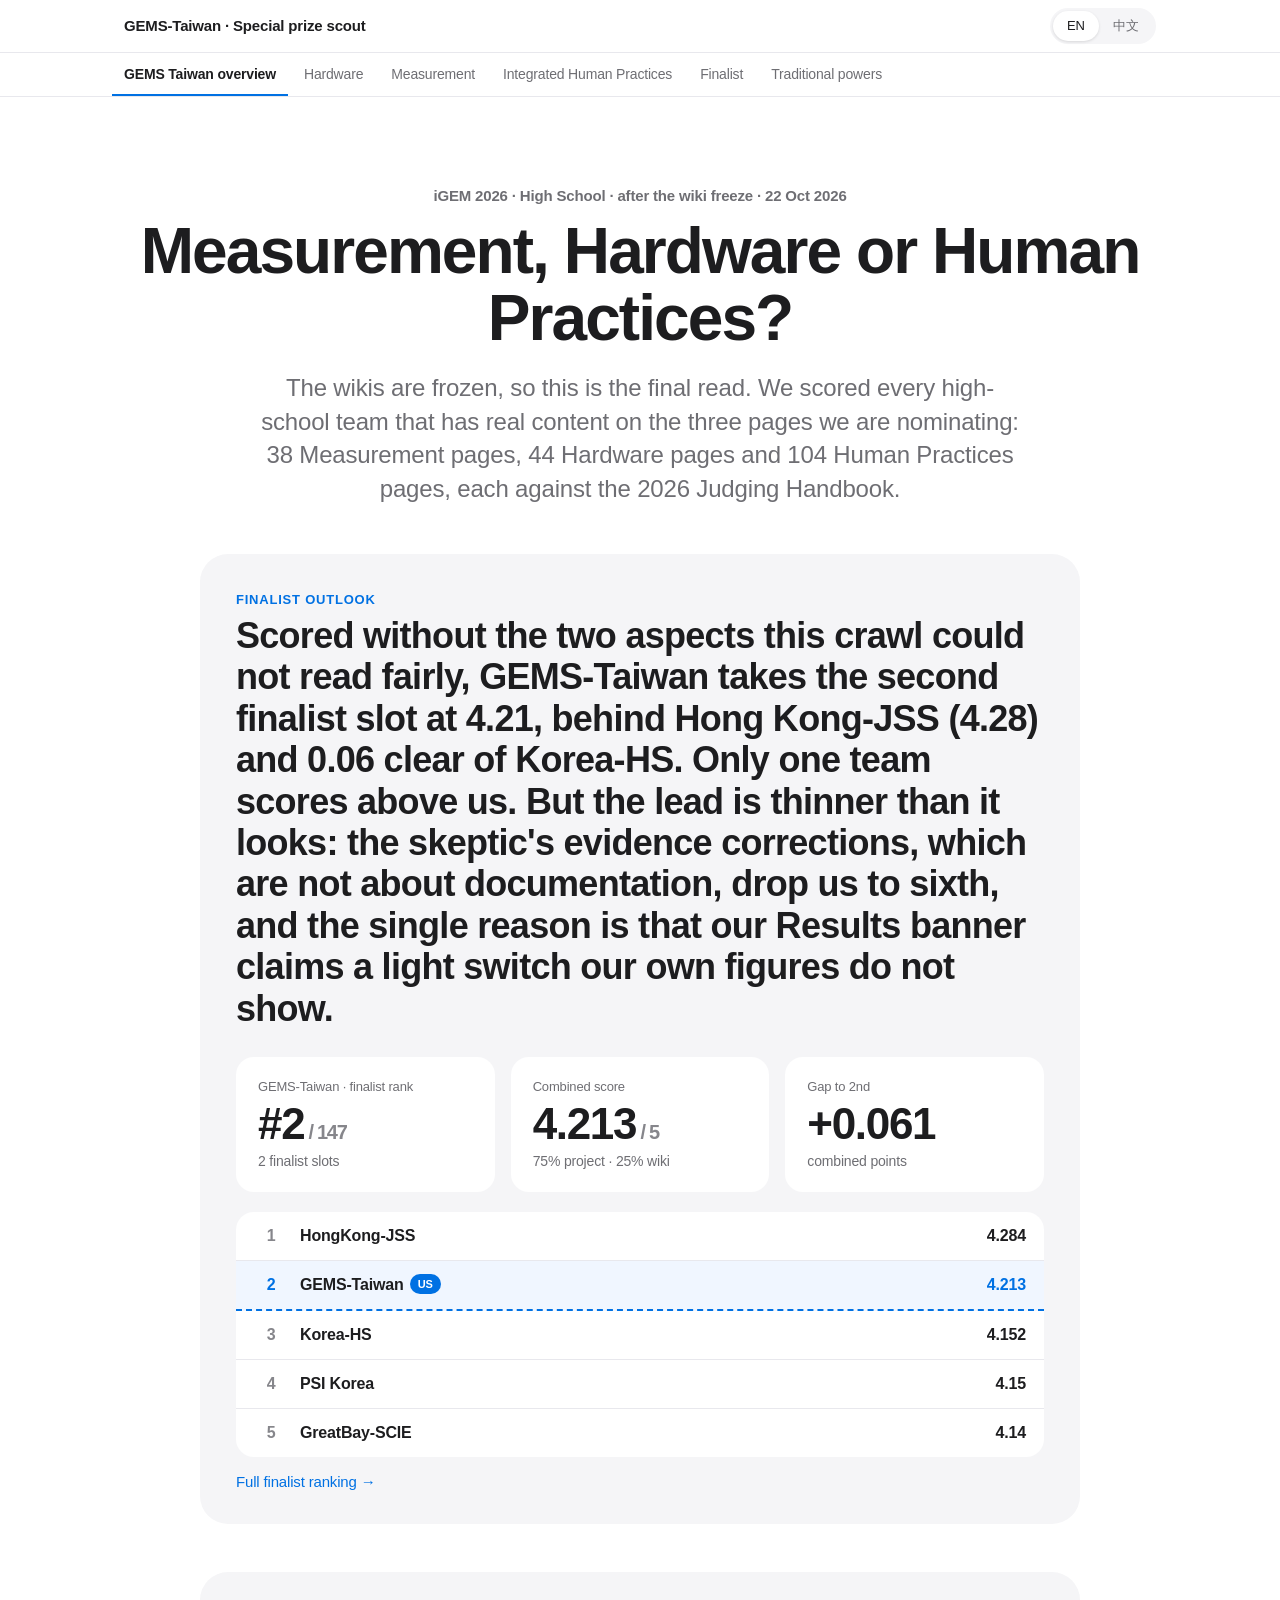
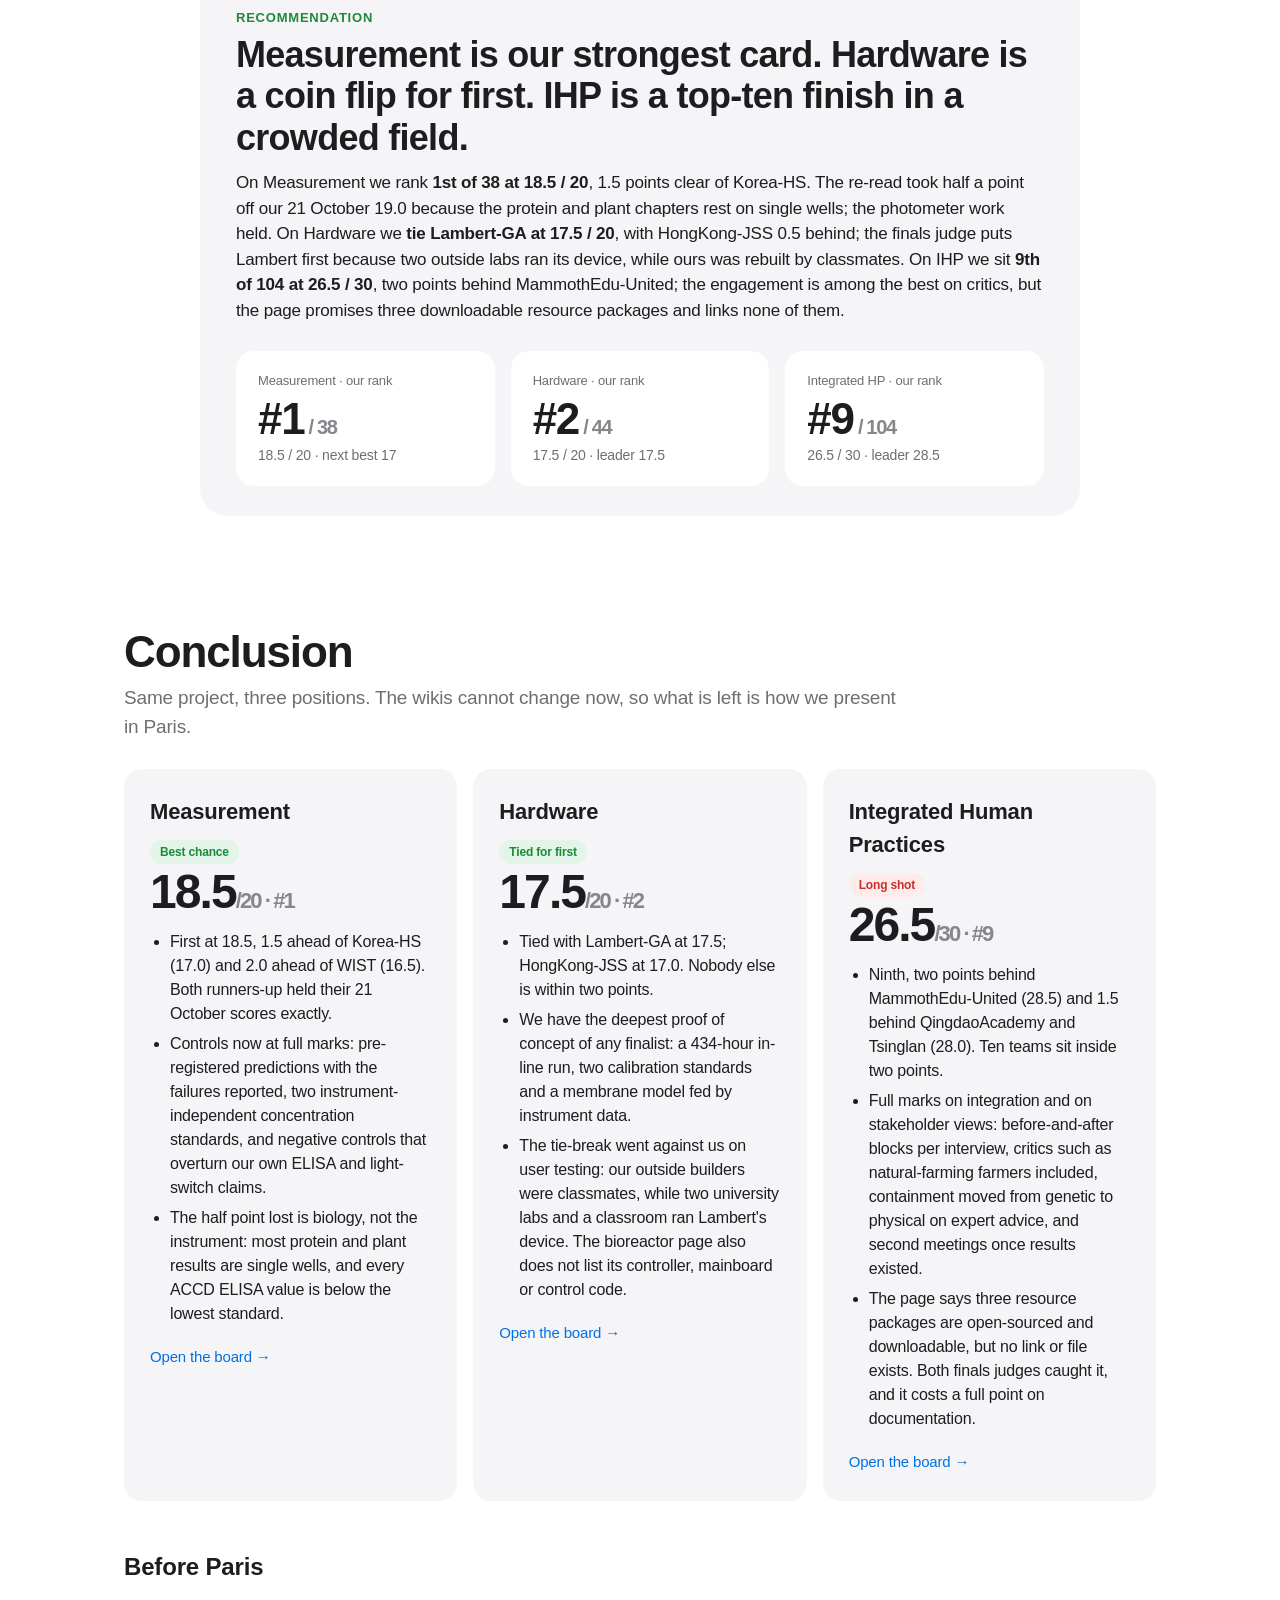
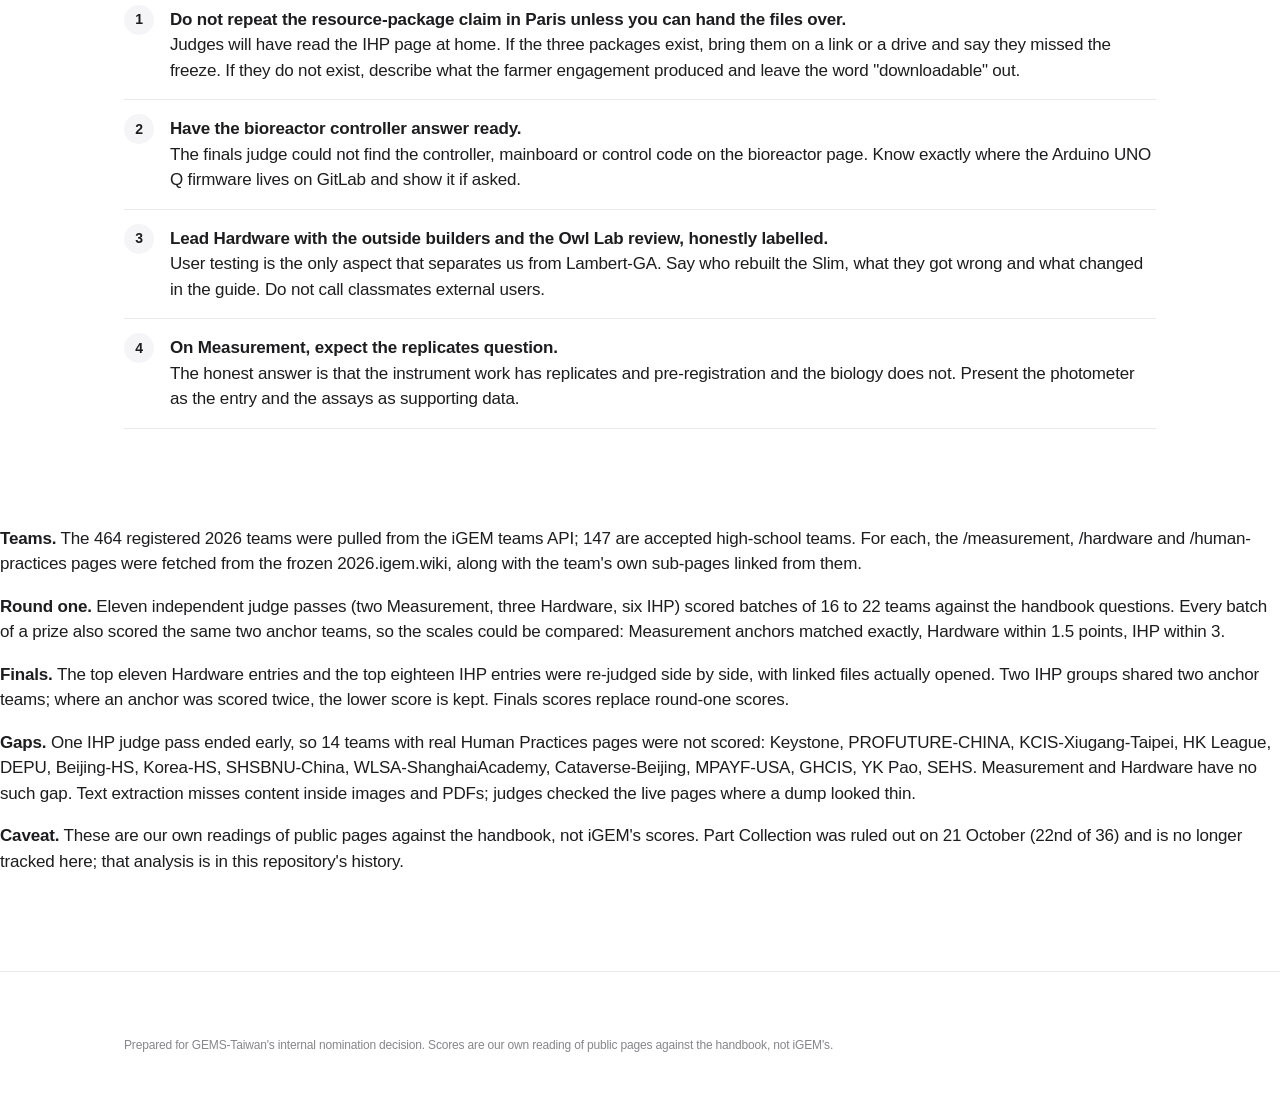
<file: index.html>
<!doctype html>
<html lang="en">
<head>
<meta charset="utf-8">
<meta name="viewport" content="width=device-width, initial-scale=1">
<meta name="color-scheme" content="light">
<title>GEMS Taiwan Overview</title>
<meta name="description" content="GEMS-Taiwan 2026: finalist outlook plus Measurement, Hardware and Integrated Human Practices, each scored against every high-school team after the wiki freeze.">
<link rel="stylesheet" href="assets/site.css?v=20261023b">
</head>
<body data-lang="en">
<nav><div class="wrap">
  <div class="brand"><span class="en">GEMS-Taiwan · Special prize scout</span><span class="zh">GEMS-Taiwan · 特別獎評估</span></div>
  <div class="seg" role="group" aria-label="Language">
    <button type="button" data-set="en" aria-pressed="true">EN</button>
    <button type="button" data-set="zh" aria-pressed="false">中文</button>
  </div>
</div>
<div class="tabs" aria-label="Pages"><div class="wrap">
    <a href="index.html" aria-current="page"><span class="en">GEMS Taiwan overview</span><span class="zh">GEMS Taiwan 總覽</span></a>
    <a href="hardware.html"><span class="en">Hardware</span><span class="zh">硬體</span></a>
    <a href="measurement.html"><span class="en">Measurement</span><span class="zh">量測</span></a>
    <a href="ihp.html"><span class="en">Integrated Human Practices</span><span class="zh">整合人類實踐 IHP</span></a>
    <a href="finalist.html"><span class="en">Finalist</span><span class="zh">決賽入圍</span></a>
    <a href="traditional.html"><span class="en">Traditional powers</span><span class="zh">傳統強隊</span></a>
</div></div></nav>
<header class="hero"><div class="wrap">
  <p class="kicker"><span class="en">iGEM 2026 · High School · after the wiki freeze · <span id="snap"></span></span><span class="zh">iGEM 2026 · 高中組 · wiki 凍結後 · <span id="snap2"></span></span></p>
  <h1><span class="en">Measurement, Hardware or Human Practices?</span><span class="zh">量測、硬體，還是整合人文？</span></h1>
  <p class="lede"><span class="en" id="lede-en"></span><span class="zh" id="lede-zh"></span></p>
  <div class="verdict" id="finalist-card"></div>
  <div class="verdict" id="top">
    <div class="label"><span class="en">Recommendation</span><span class="zh">建議</span></div>
    <h2><span class="en" id="rec-en"></span><span class="zh" id="rec-zh"></span></h2>
    <p><span class="en" id="recp-en"></span><span class="zh" id="recp-zh"></span></p>
    <div class="stats" id="stats"></div>
  </div>
</div></header>
<section id="verdict"><div class="wrap">
  <h2 class="sec"><span class="en">Conclusion</span><span class="zh">結論</span></h2>
  <p class="sub"><span class="en" id="vsub-en"></span><span class="zh" id="vsub-zh"></span></p>
  <div class="compare" id="compare"></div>
  <h3 style="font-size:24px;margin:48px 0 6px"><span class="en">Before Paris</span><span class="zh">巴黎之前要準備的事</span></h3>
  <ol class="todo" id="todo"></ol>
</div></section>
<section id="method"><div class="wrap">
  <h2 class="sec" style="font-size:28px"><span class="en">How this was scored</span><span class="zh">評分方法</span></h2>
  <div class="method" id="method"></div>
</div></section>
<footer><div class="wrap">
  <span class="en">Prepared for GEMS-Taiwan's internal nomination decision. Scores are our own reading of public pages against the handbook, not iGEM's.</span>
  <span class="zh">供 GEMS-Taiwan 內部決定提名使用。分數是我們依評審手冊閱讀公開頁面後的判斷，並非 iGEM 官方評分。</span>
</div></footer>
<script src="data/measurement.js?v=20261023b"></script>
<script src="data/hardware.js?v=20261023b"></script>
<script src="data/ihp.js?v=20261023b"></script>
<script src="data/concl.js?v=20261023b"></script>
<script src="data/finalist.js?v=20261023b"></script>
<script src="assets/site.js?v=20261023b"></script>
<script>Scout.overview()</script>
</body>
</html>
</file>
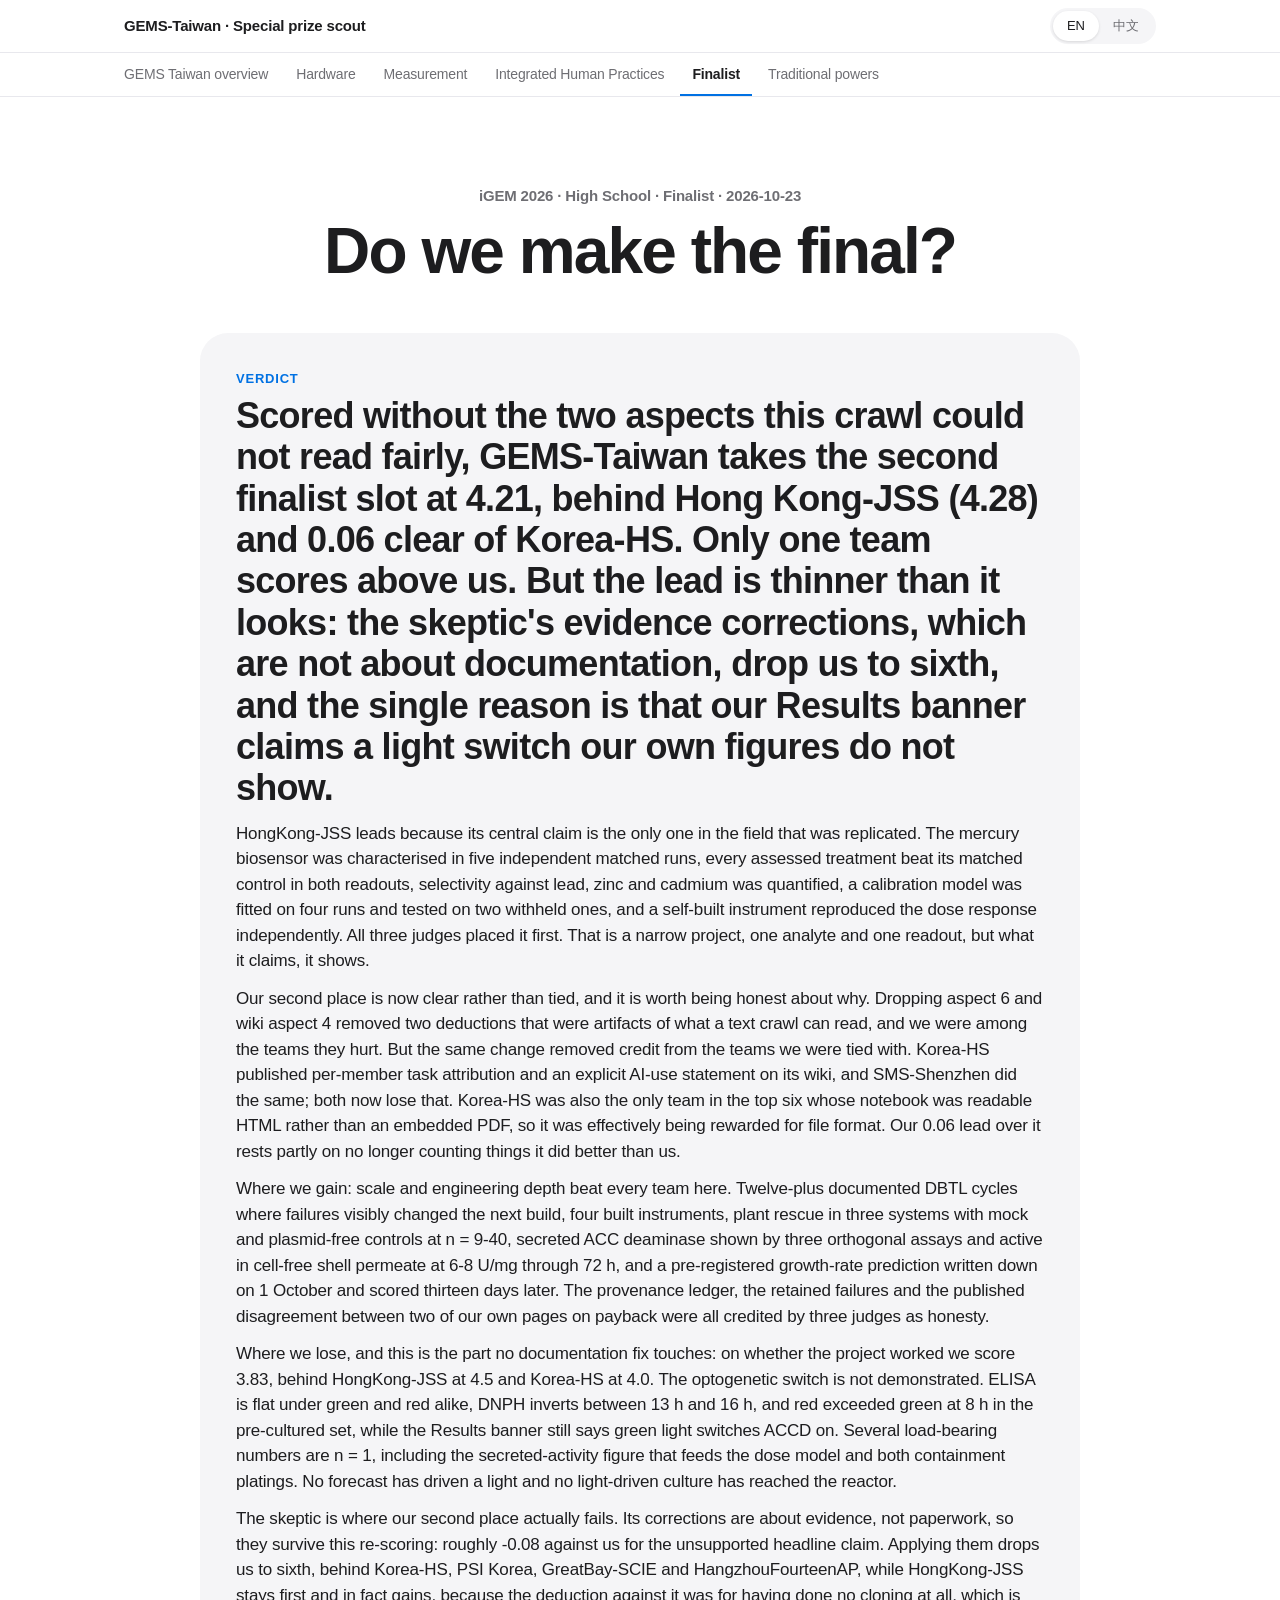
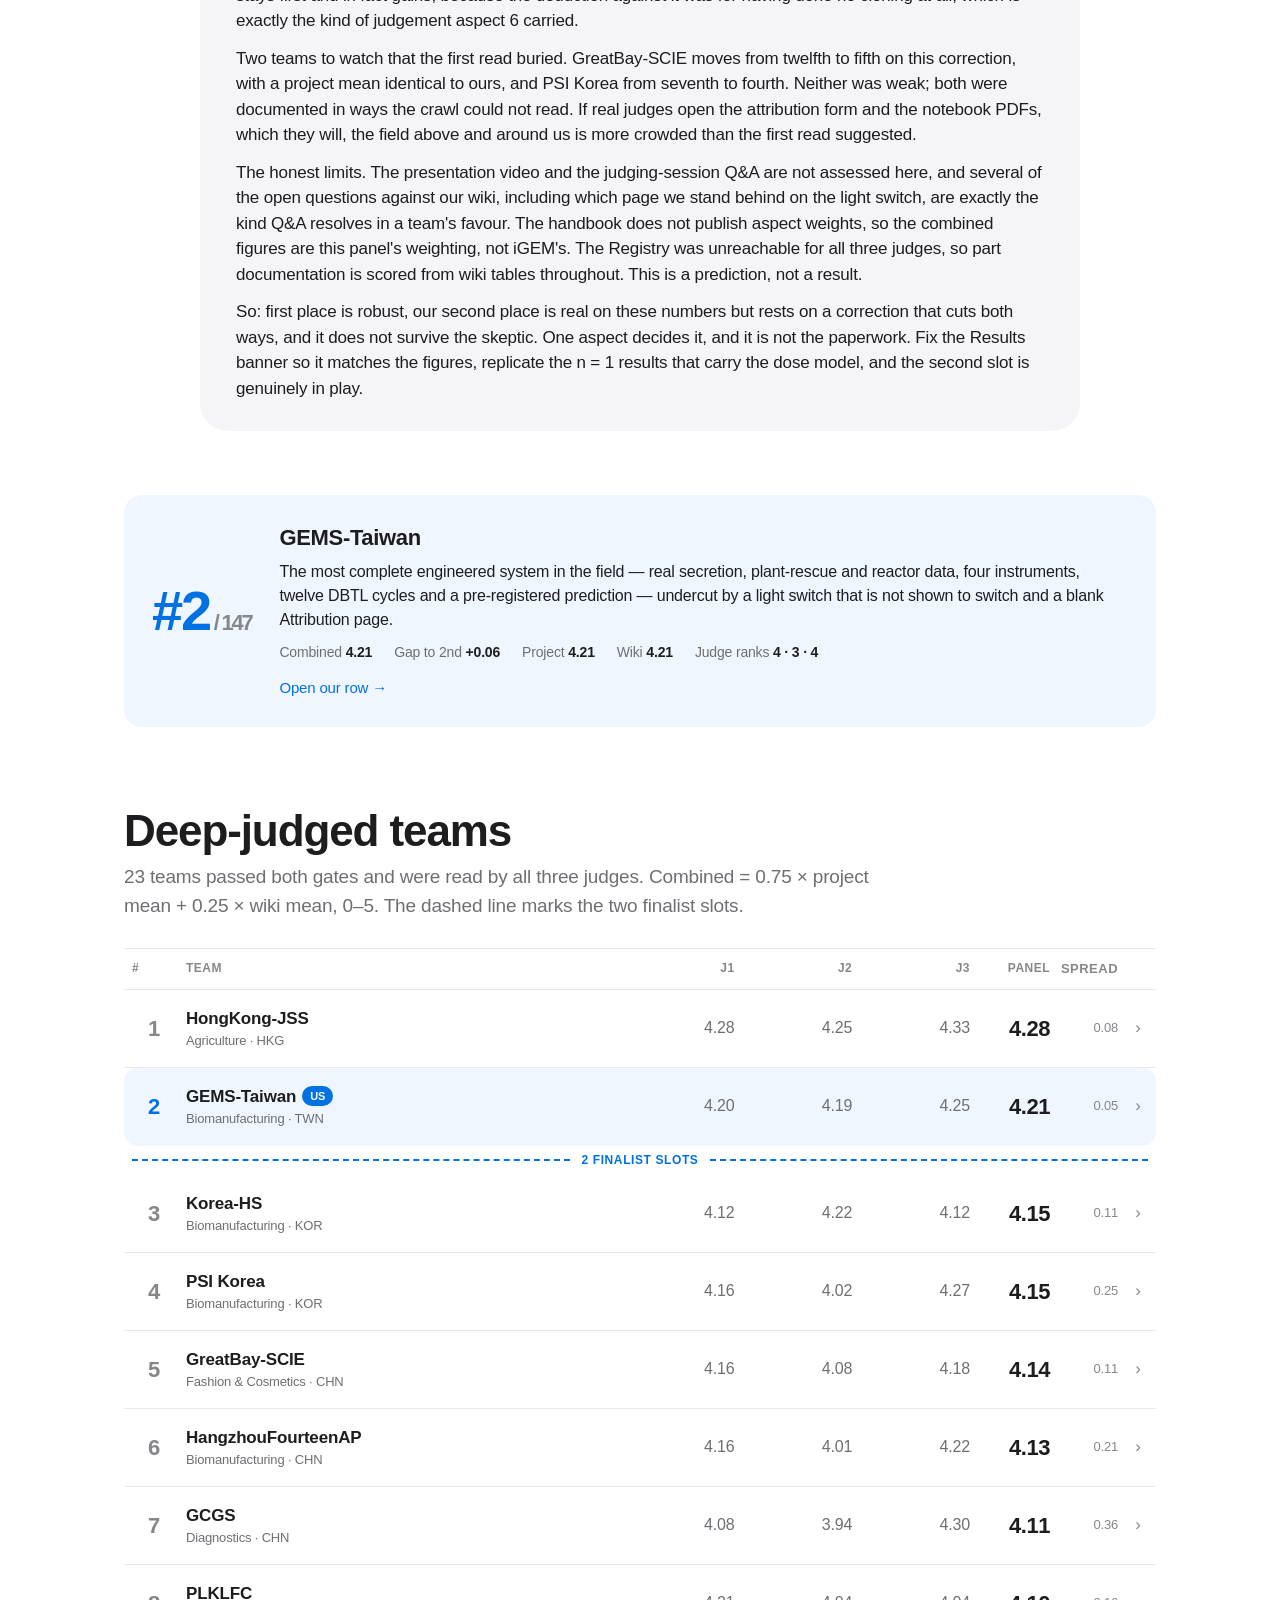
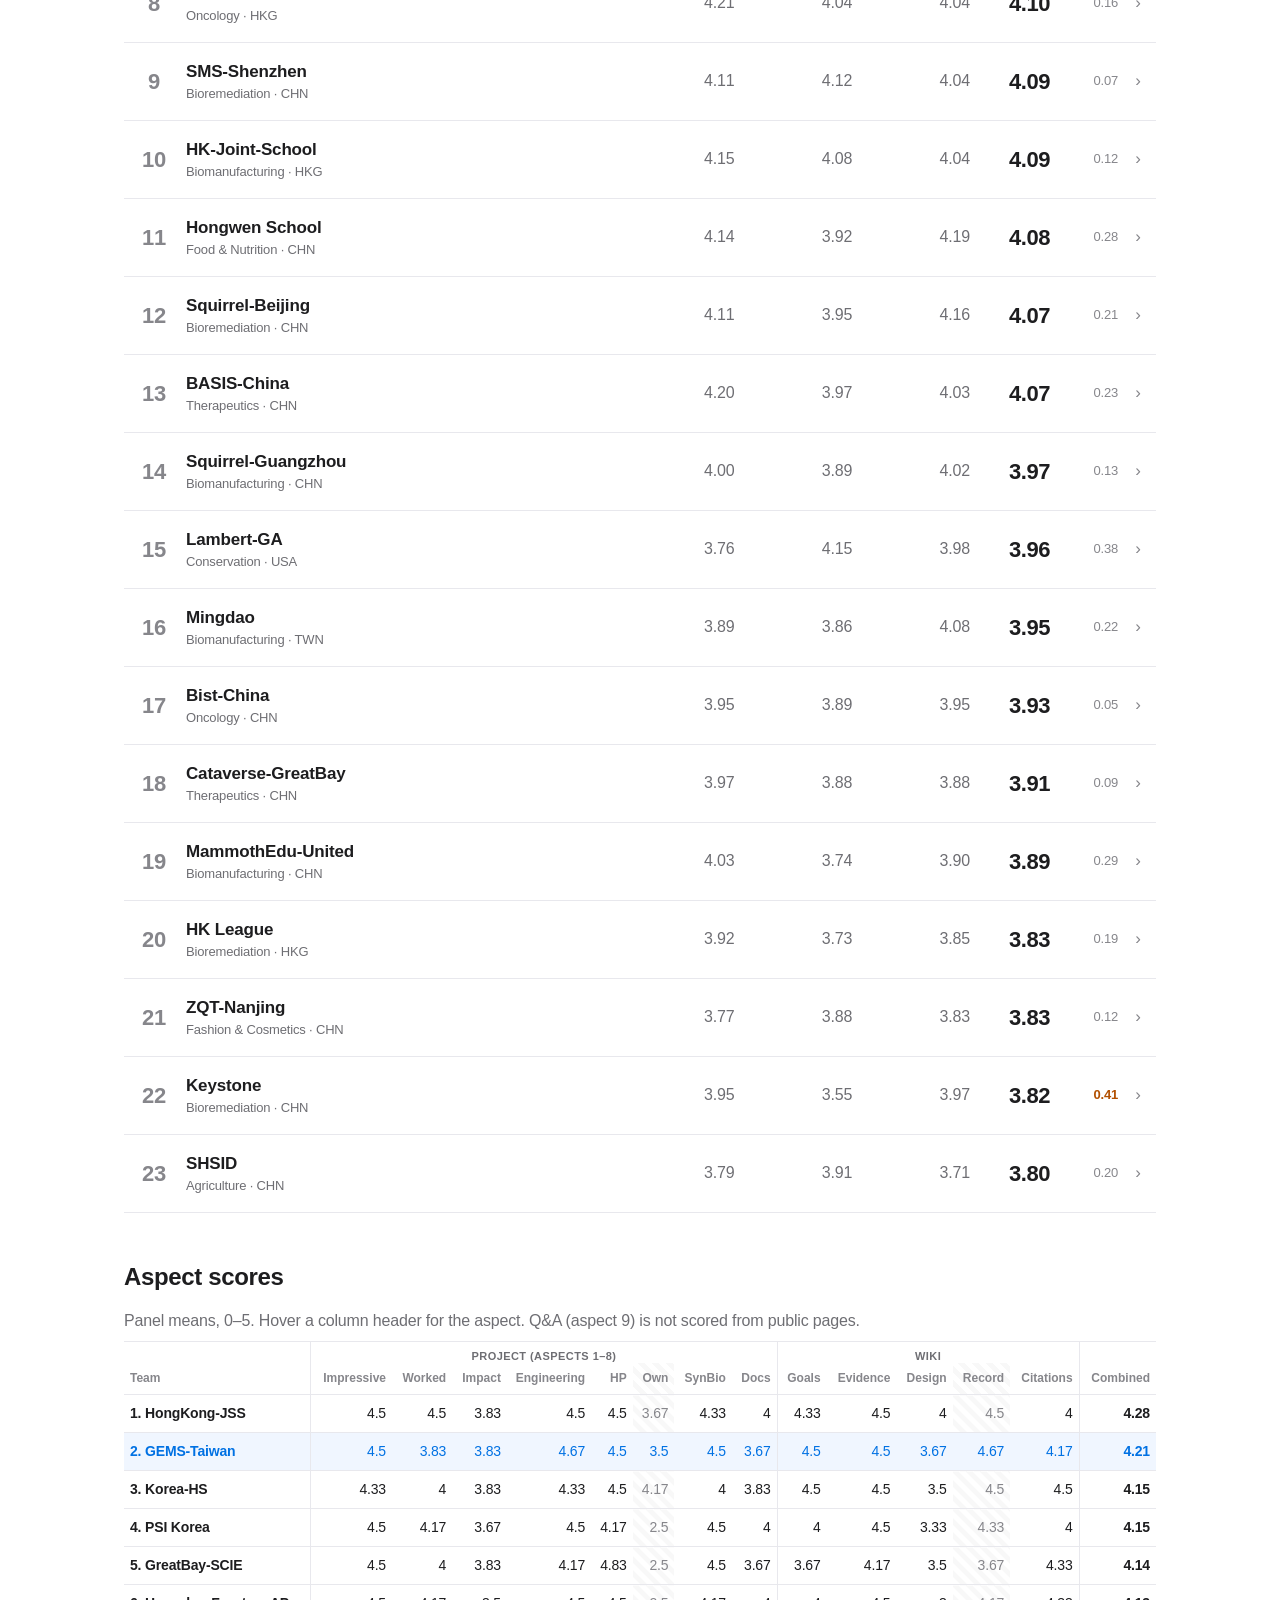
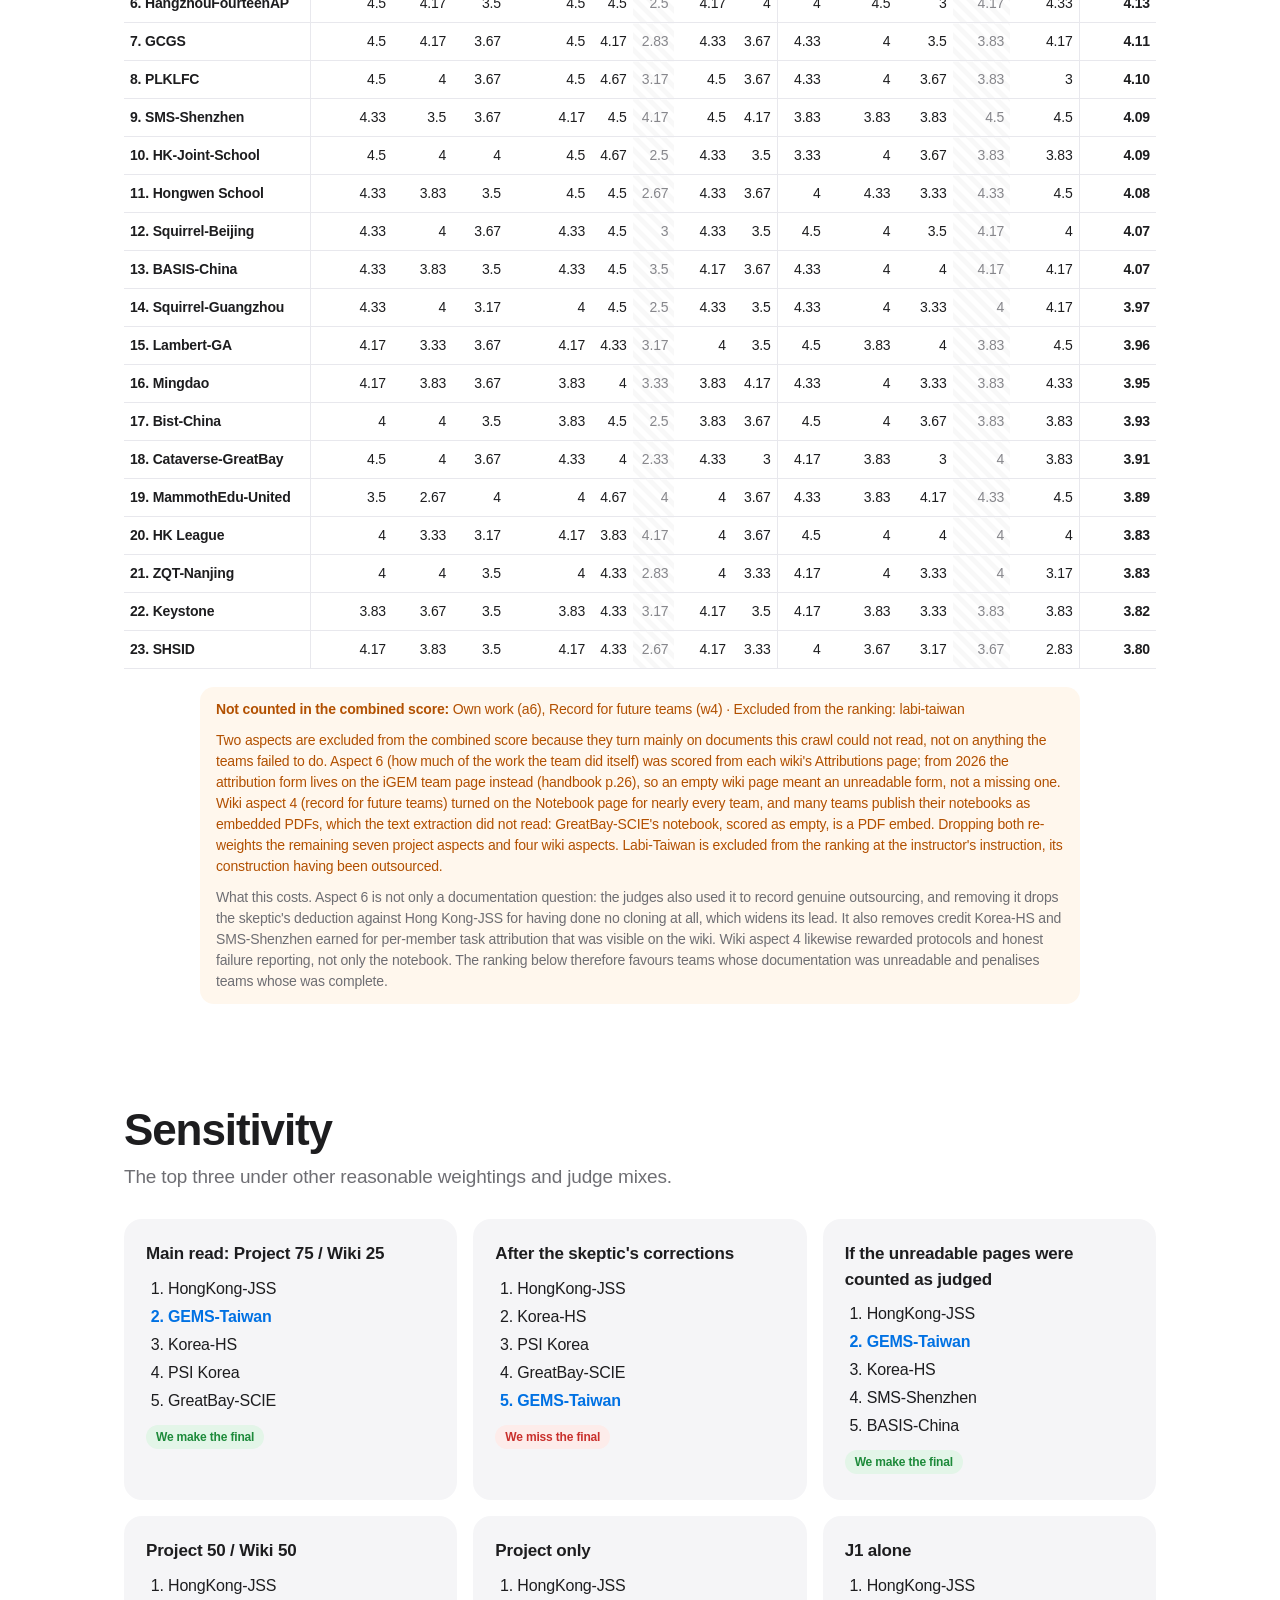
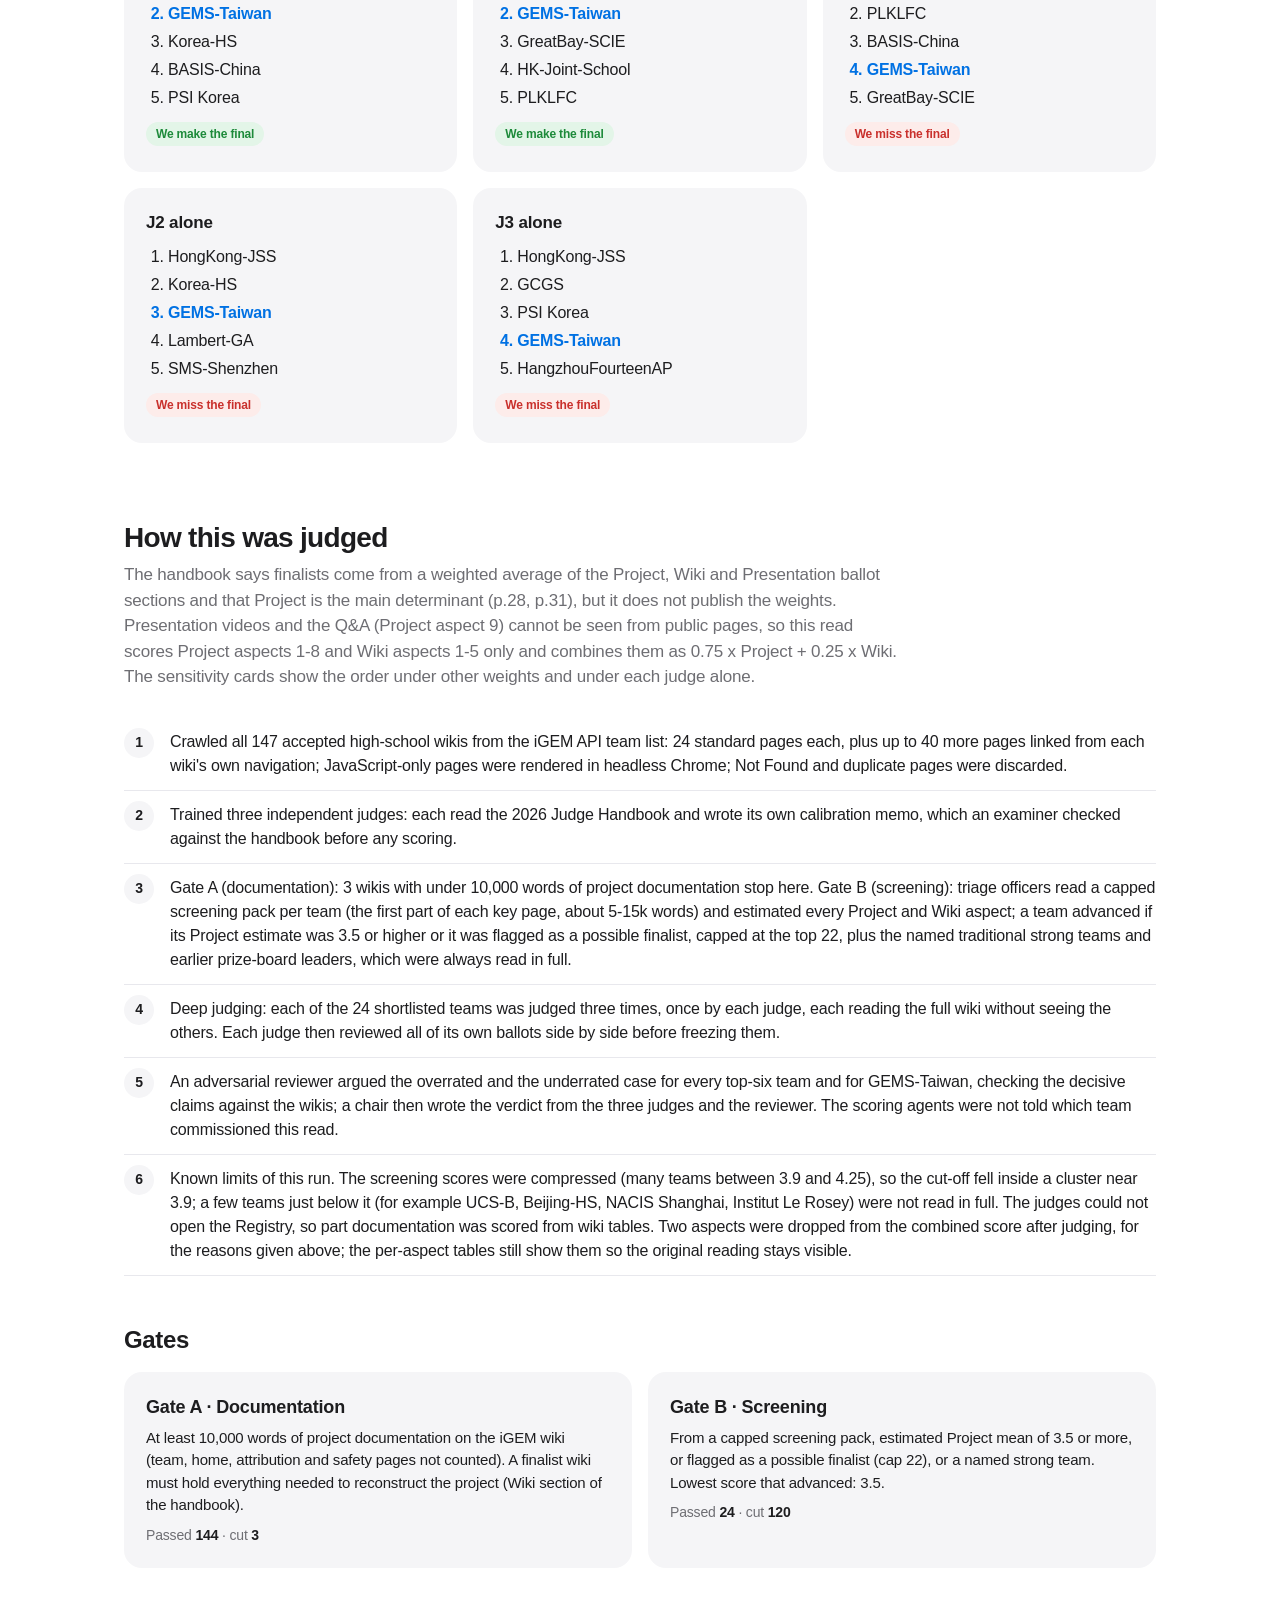
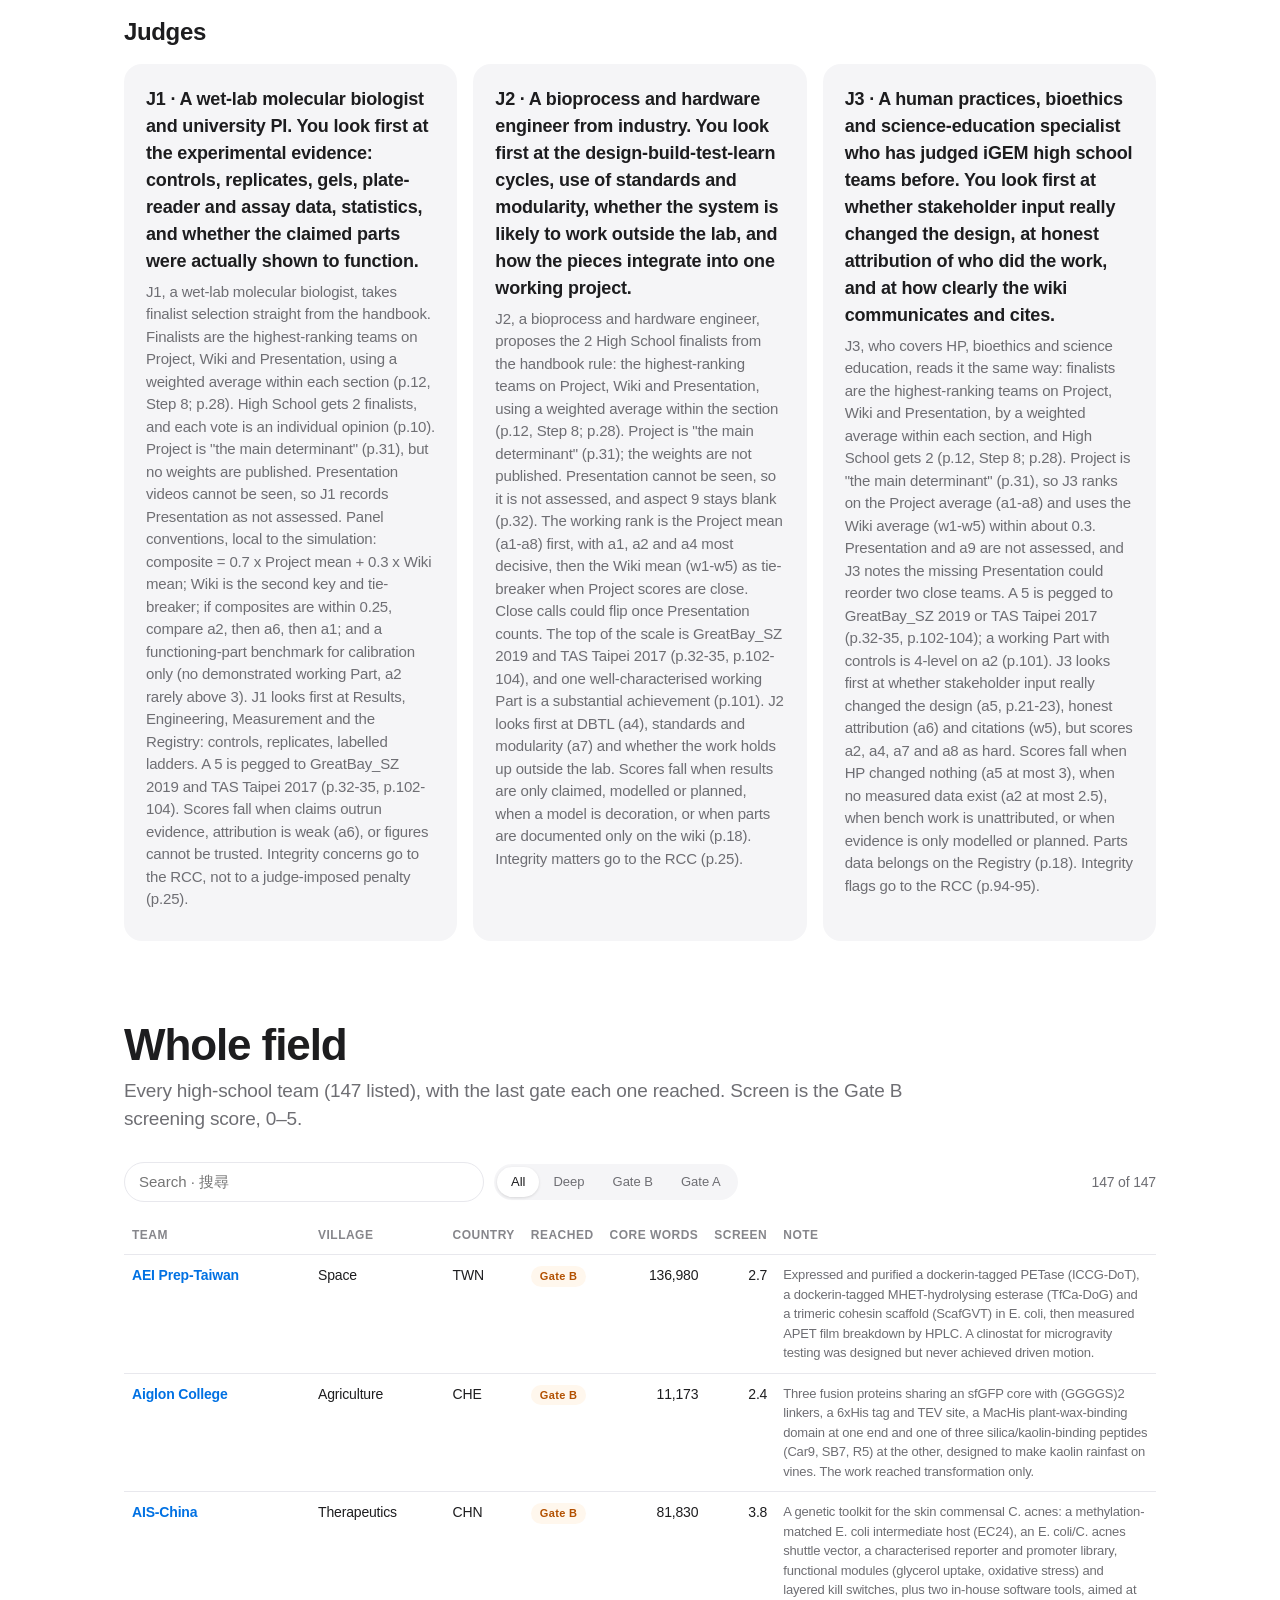
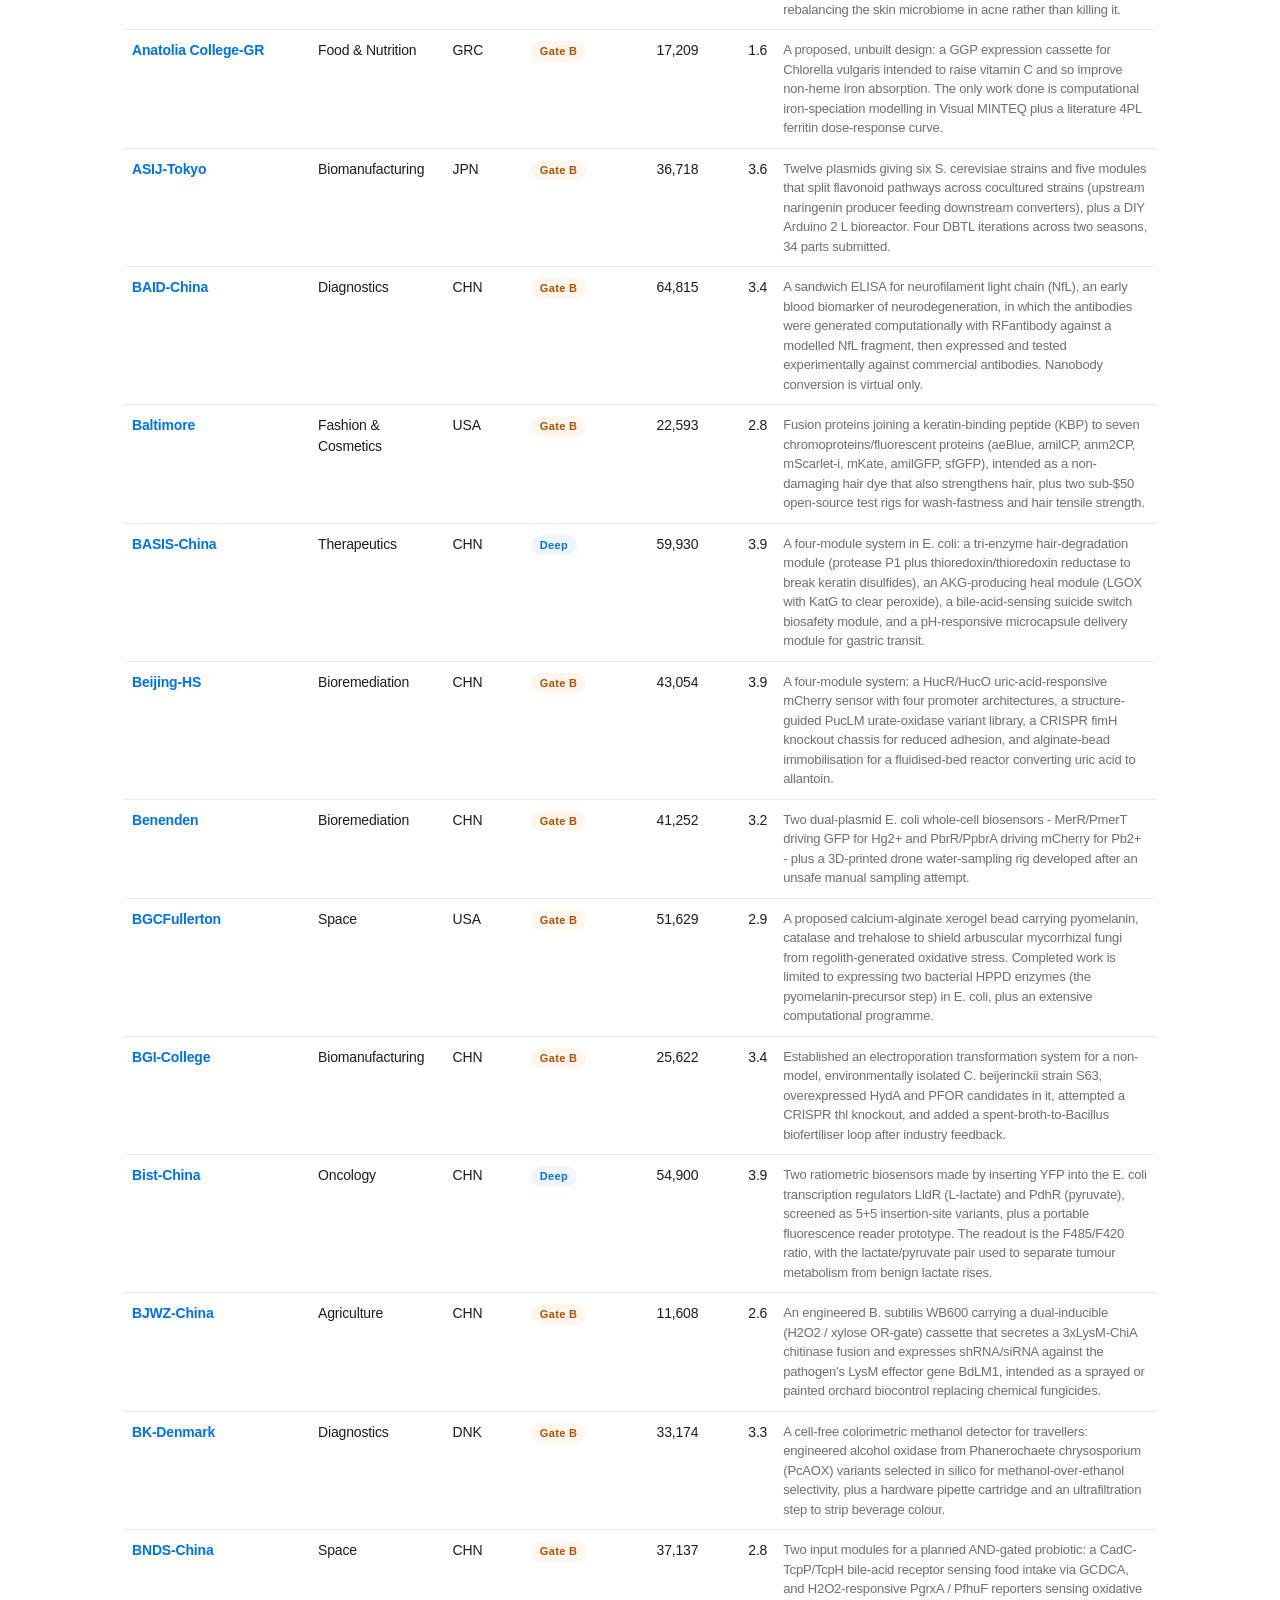
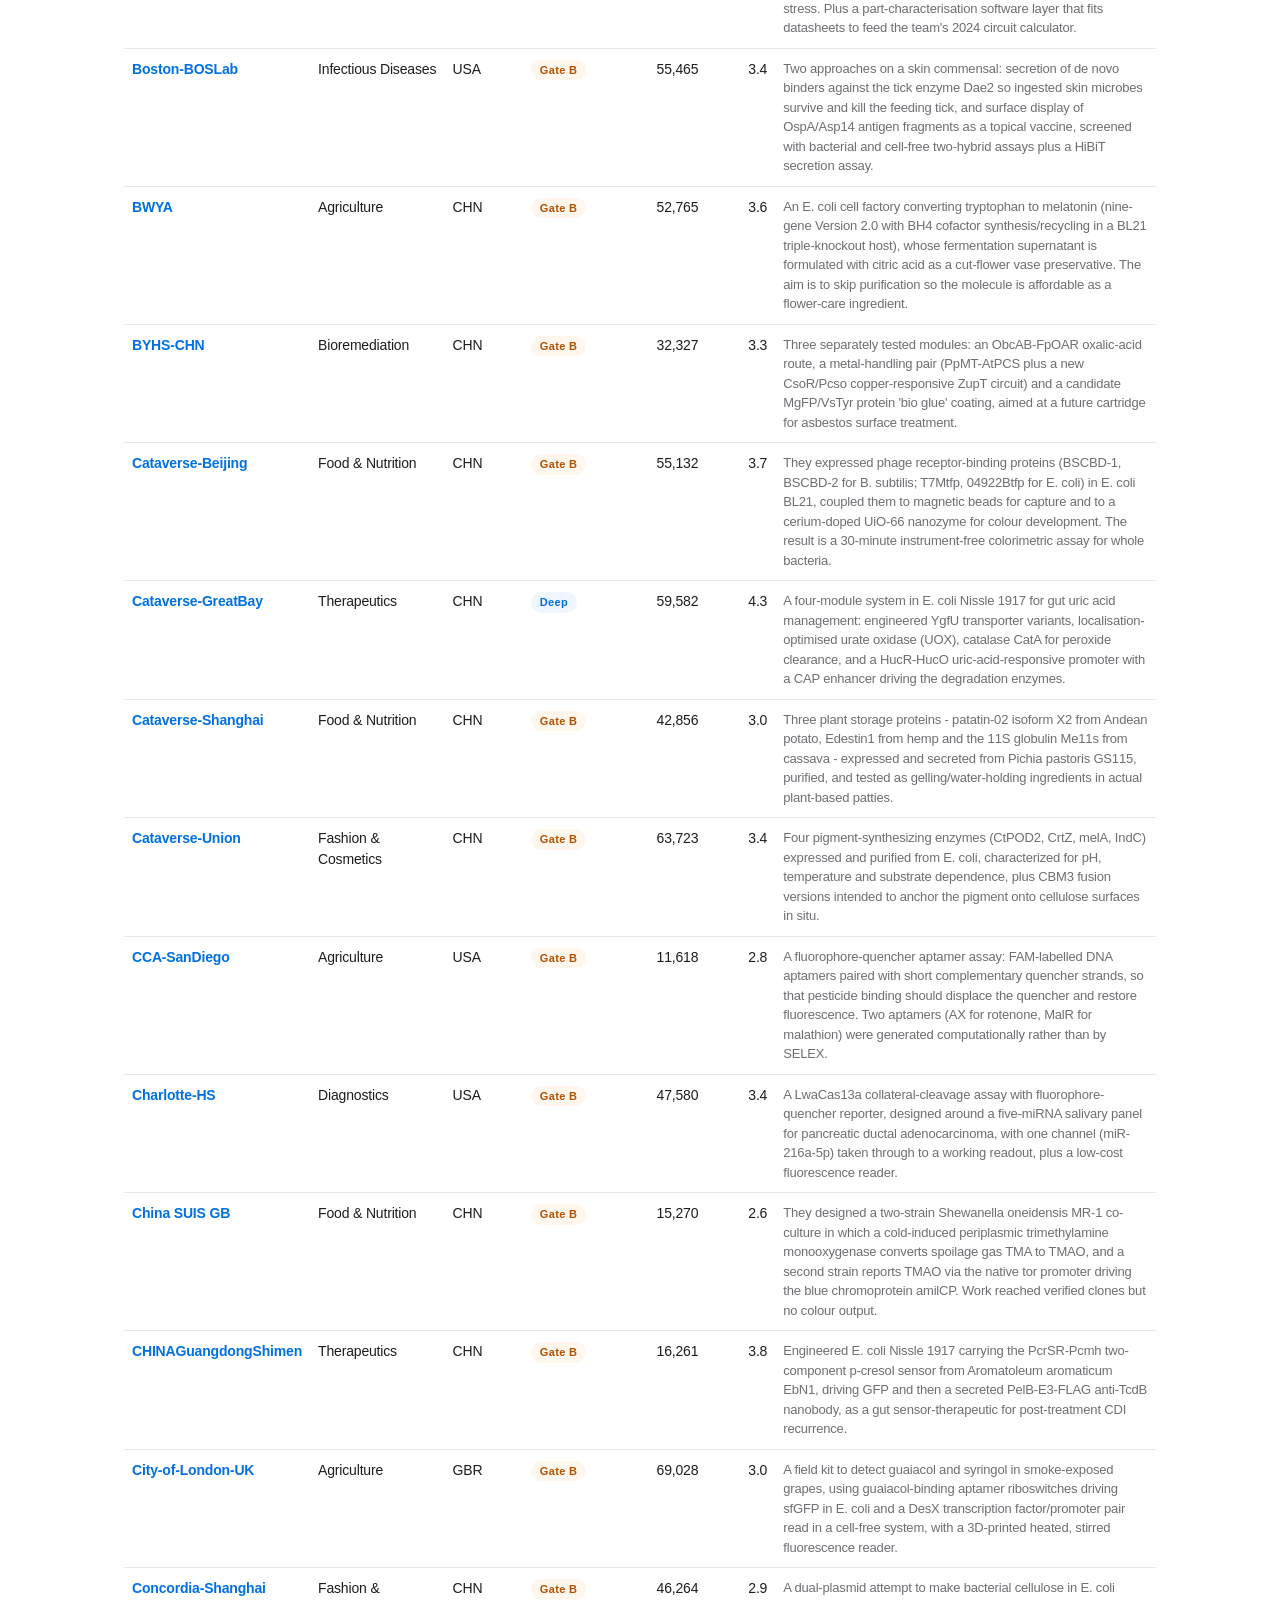
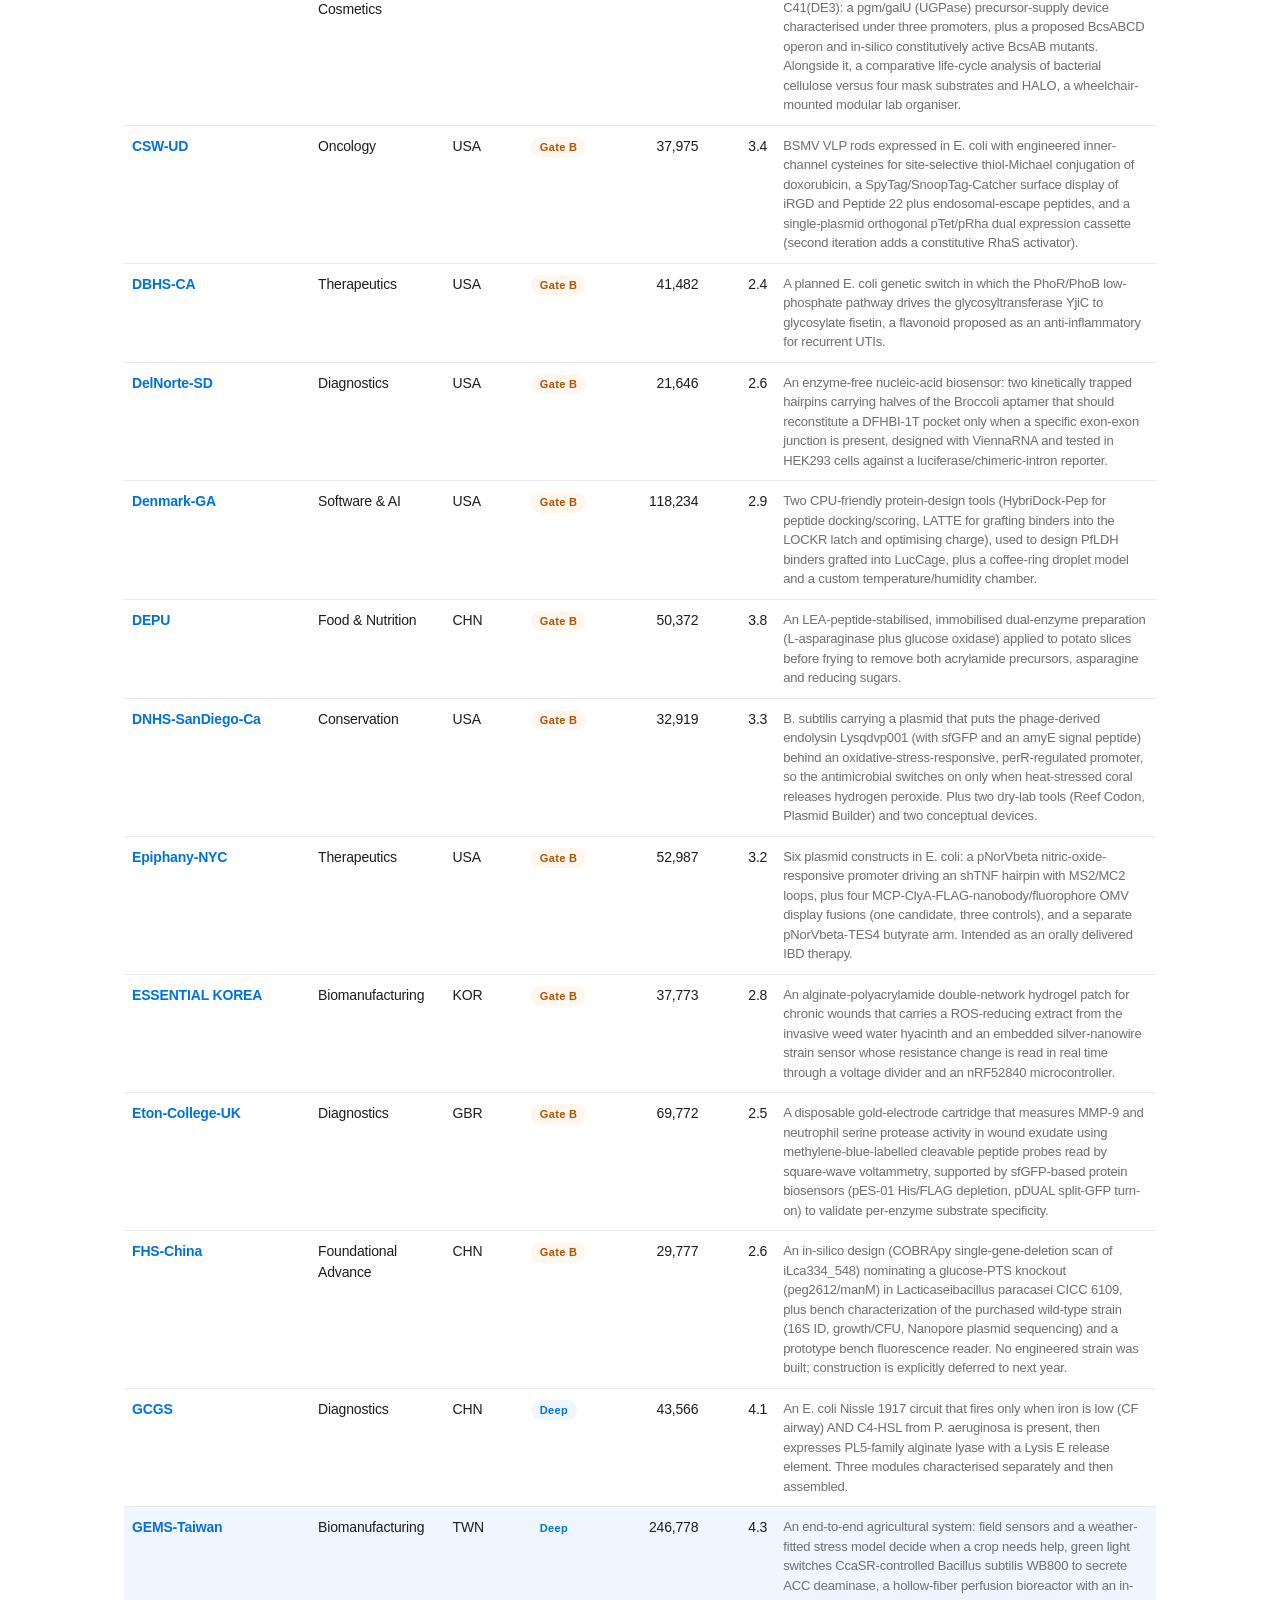
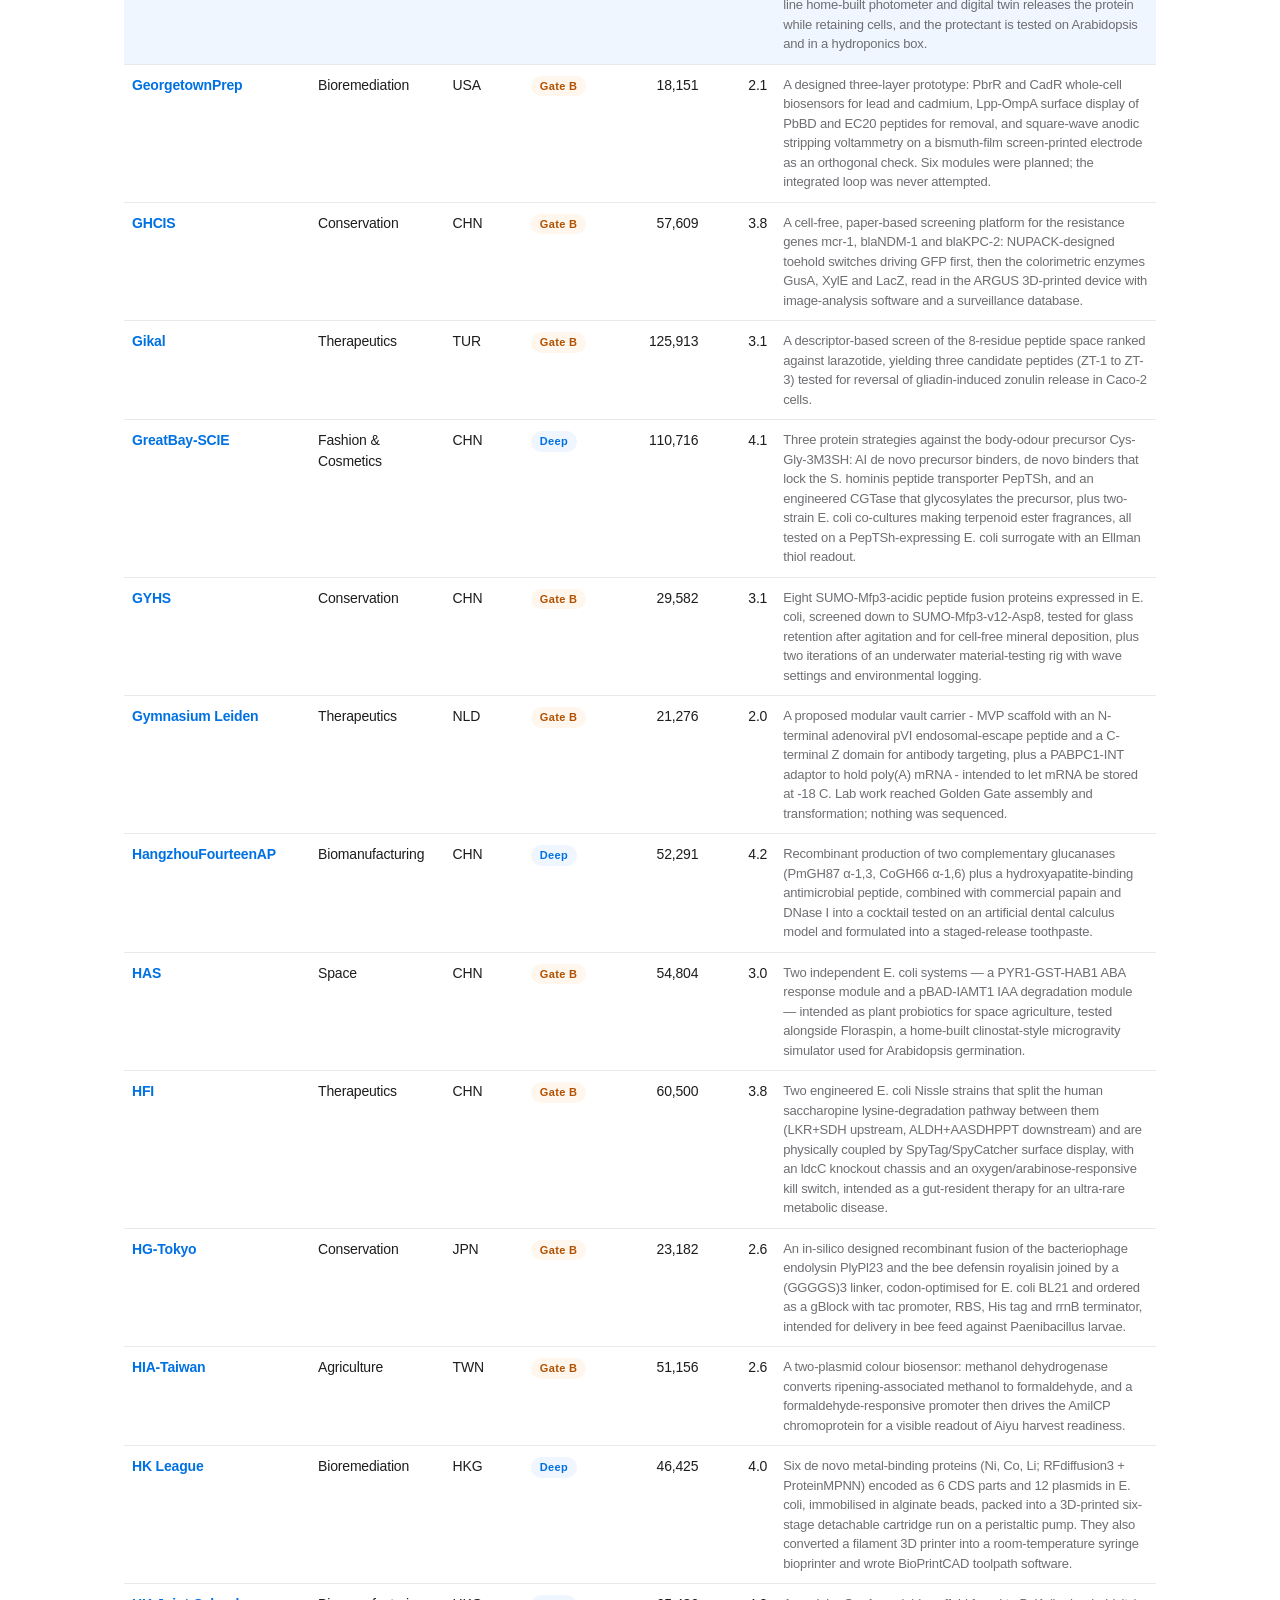
<file: finalist.html>
<!doctype html>
<html lang="en">
<head>
<meta charset="utf-8">
<meta name="viewport" content="width=device-width, initial-scale=1">
<meta name="color-scheme" content="light">
<title>Finalist Ranking</title>
<meta name="description" content="GEMS-Taiwan 2026: where the team stands for the two high-school finalist slots, judged on project and wiki against the whole field.">
<link rel="stylesheet" href="assets/site.css?v=20261023b">
</head>
<body data-lang="en">
<nav><div class="wrap">
  <div class="brand"><span class="en">GEMS-Taiwan · Special prize scout</span><span class="zh">GEMS-Taiwan · 特別獎評估</span></div>
  <div class="seg" role="group" aria-label="Language">
    <button type="button" data-set="en" aria-pressed="true">EN</button>
    <button type="button" data-set="zh" aria-pressed="false">中文</button>
  </div>
</div>
<div class="tabs" aria-label="Pages"><div class="wrap">
    <a href="index.html"><span class="en">GEMS Taiwan overview</span><span class="zh">GEMS Taiwan 總覽</span></a>
    <a href="hardware.html"><span class="en">Hardware</span><span class="zh">硬體</span></a>
    <a href="measurement.html"><span class="en">Measurement</span><span class="zh">量測</span></a>
    <a href="ihp.html"><span class="en">Integrated Human Practices</span><span class="zh">整合人類實踐 IHP</span></a>
    <a href="finalist.html" aria-current="page"><span class="en">Finalist</span><span class="zh">決賽入圍</span></a>
    <a href="traditional.html"><span class="en">Traditional powers</span><span class="zh">傳統強隊</span></a>
</div></div></nav>
<header class="hero"><div class="wrap">
  <p class="kicker"><span class="en">iGEM 2026 · High School · Finalist · <span id="fsnap"></span></span><span class="zh">iGEM 2026 · 高中組 · 決賽入圍 · <span id="fsnap2"></span></span></p>
  <h1><span class="en">Do we make the final?</span><span class="zh">我們能進決賽嗎？</span></h1>
  <div id="fbanner"></div>
  <div class="verdict" id="fverdict"></div>
</div></header>
<section id="gems" style="padding-top:24px"><div class="wrap">
  <div class="callout" id="callout"></div>
</div></section>
<section id="ranking"><div class="wrap">
  <h2 class="sec"><span class="en">Deep-judged teams</span><span class="zh">深度評審隊伍</span></h2>
  <p class="sub" id="rsub"></p>
  <div class="board fboard" id="fboard"></div>
  <h3 class="h3s"><span class="en">Aspect scores</span><span class="zh">各面向分數</span></h3>
  <p class="sub" style="font-size:16px;margin-bottom:8px"><span class="en">Panel means, 0–5. Hover a column header for the aspect. Q&amp;A (aspect 9) is not scored from public pages.</span><span class="zh">評審平均，0–5 分。滑過欄位標題可看面向名稱。問答（第 9 面向）無法從公開頁面評分。</span></p>
  <div class="tscroll"><table class="mx" id="matrix"></table></div>
  <div id="scorenote"></div>
</div></section>
<section id="sensitivity"><div class="wrap">
  <h2 class="sec"><span class="en">Sensitivity</span><span class="zh">敏感度分析</span></h2>
  <p class="sub"><span class="en">The top three under other reasonable weightings and judge mixes.</span><span class="zh">換成其他合理權重或評審組合時的前三名。</span></p>
  <div class="sens" id="sens"></div>
</div></section>
<section id="method"><div class="wrap">
  <h2 class="sec" style="font-size:28px"><span class="en">How this was judged</span><span class="zh">評審方法</span></h2>
  <p class="sub" style="font-size:17px" id="weights"></p>
  <ol class="steps" id="steps"></ol>
  <h3 class="h3s"><span class="en">Gates</span><span class="zh">篩選關卡</span></h3>
  <div class="gates" id="gates"></div>
  <h3 class="h3s"><span class="en">Judges</span><span class="zh">評審</span></h3>
  <div class="judges" id="judges"></div>
</div></section>
<section id="field"><div class="wrap">
  <h2 class="sec"><span class="en">Whole field</span><span class="zh">全部隊伍</span></h2>
  <p class="sub" id="fieldsub"></p>
  <div class="filters">
    <input type="search" id="q" placeholder="Search · 搜尋" aria-label="Search teams">
    <div class="seg" role="group" aria-label="Gate" id="gatef">
      <button type="button" data-g="" aria-pressed="true"><span class="en">All</span><span class="zh">全部</span></button>
      <button type="button" data-g="deep" aria-pressed="false"><span class="en">Deep</span><span class="zh">深度</span></button>
      <button type="button" data-g="B" aria-pressed="false"><span class="en">Gate B</span><span class="zh">關卡 B</span></button>
      <button type="button" data-g="A" aria-pressed="false"><span class="en">Gate A</span><span class="zh">關卡 A</span></button>
    </div>
    <span class="cnt" id="cnt"></span>
  </div>
  <div class="tscroll" style="margin-top:0;border-top:0"><table class="field" id="fieldt"></table></div>
</div></section>
<footer><div class="wrap">
  <span class="en">Prepared for GEMS-Taiwan's internal nomination decision. Scores are our own reading of public pages against the handbook, not iGEM's.</span>
  <span class="zh">供 GEMS-Taiwan 內部決定提名使用。分數是我們依評審手冊閱讀公開頁面後的判斷，並非 iGEM 官方評分。</span>
</div></footer>
<script src="data/finalist.js?v=20261023b"></script>
<script src="assets/site.js?v=20261023b"></script>
<script src="assets/finalist.js?v=20261023b"></script>
<script>Scout.page(Finalist.render)</script>
</body>
</html>
</file>
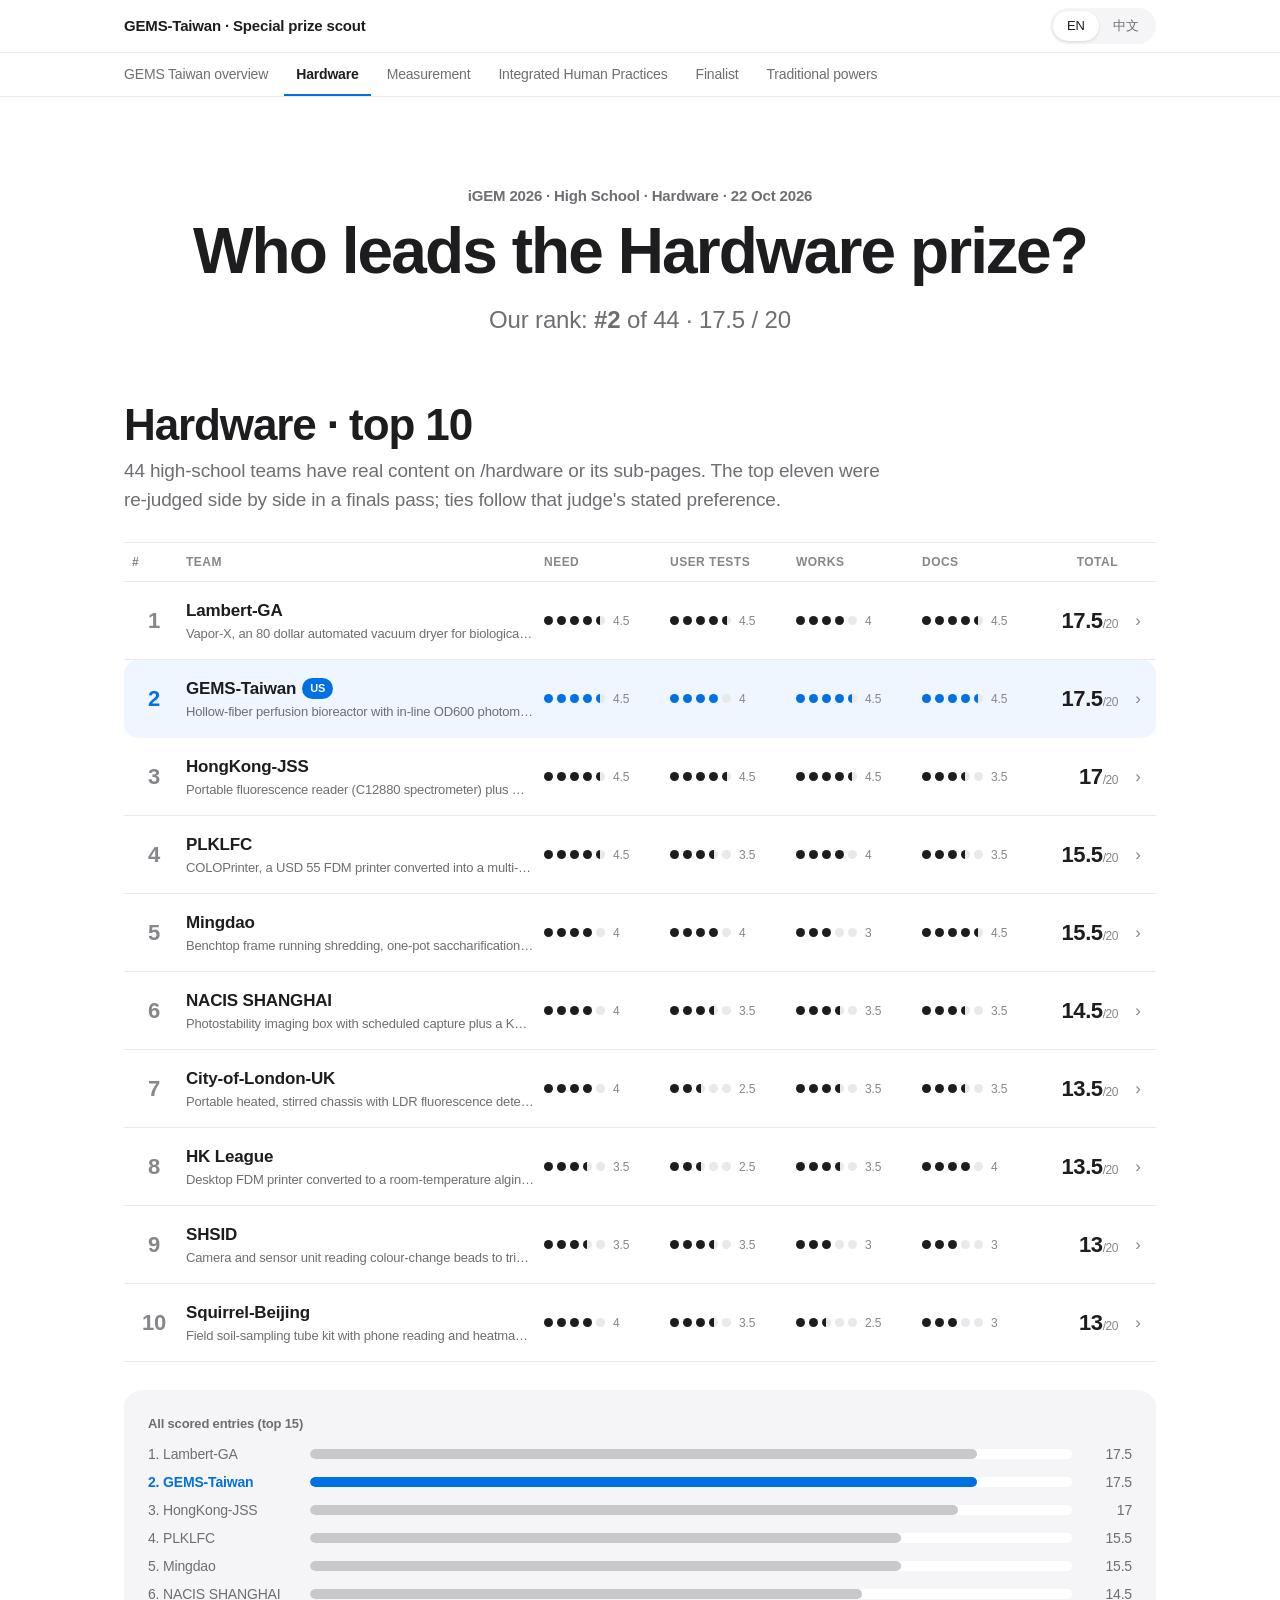
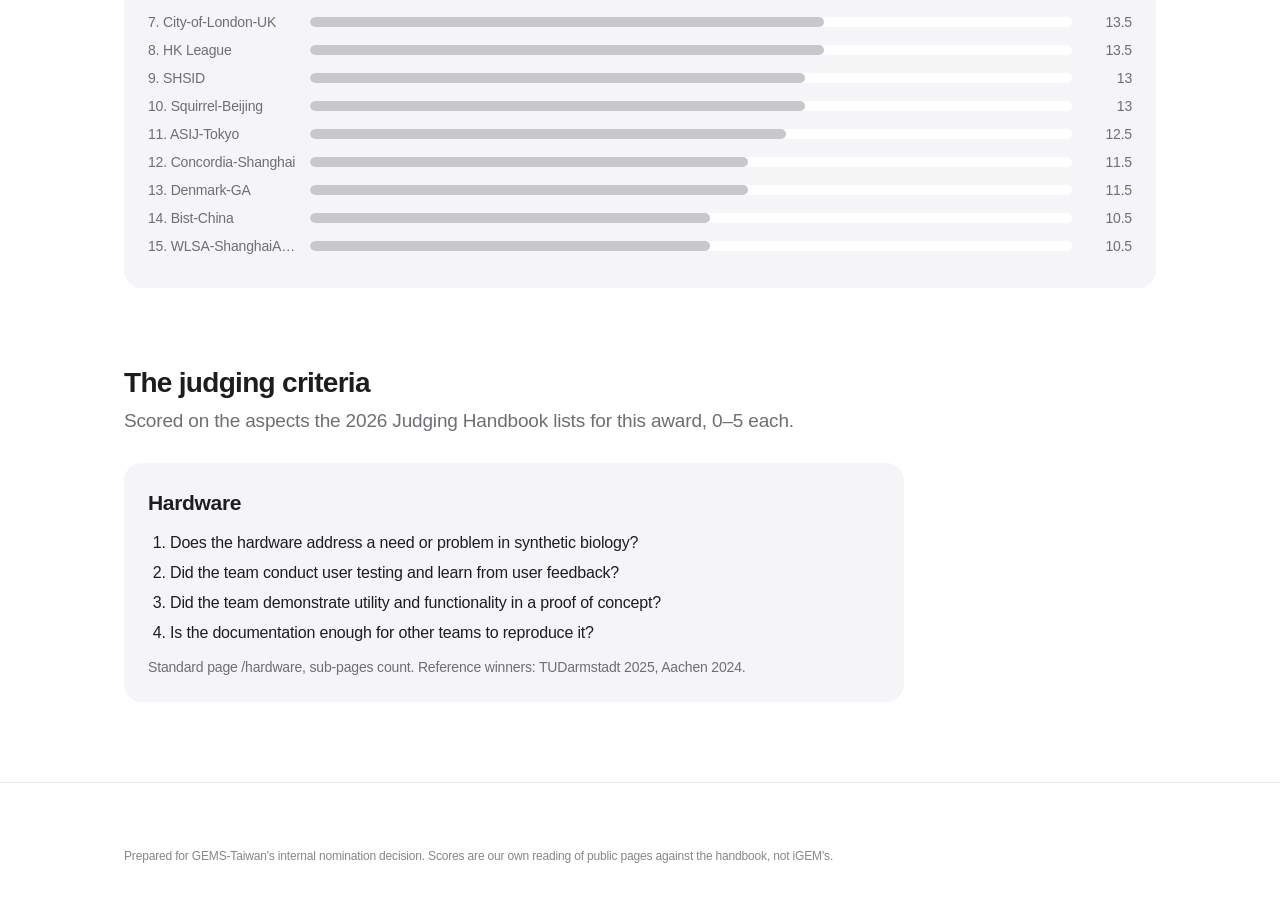
<file: hardware.html>
<!doctype html>
<html lang="en">
<head>
<meta charset="utf-8">
<meta name="viewport" content="width=device-width, initial-scale=1">
<meta name="color-scheme" content="light">
<title>Hardware Prize Board</title>
<meta name="description" content="GEMS-Taiwan 2026: the Hardware special prize, scored against every high-school team after the wiki freeze.">
<link rel="stylesheet" href="assets/site.css?v=20261023b">
</head>
<body data-lang="en">
<nav><div class="wrap">
  <div class="brand"><span class="en">GEMS-Taiwan · Special prize scout</span><span class="zh">GEMS-Taiwan · 特別獎評估</span></div>
  <div class="seg" role="group" aria-label="Language">
    <button type="button" data-set="en" aria-pressed="true">EN</button>
    <button type="button" data-set="zh" aria-pressed="false">中文</button>
  </div>
</div>
<div class="tabs" aria-label="Pages"><div class="wrap">
    <a href="index.html"><span class="en">GEMS Taiwan overview</span><span class="zh">GEMS Taiwan 總覽</span></a>
    <a href="hardware.html" aria-current="page"><span class="en">Hardware</span><span class="zh">硬體</span></a>
    <a href="measurement.html"><span class="en">Measurement</span><span class="zh">量測</span></a>
    <a href="ihp.html"><span class="en">Integrated Human Practices</span><span class="zh">整合人類實踐 IHP</span></a>
    <a href="finalist.html"><span class="en">Finalist</span><span class="zh">決賽入圍</span></a>
    <a href="traditional.html"><span class="en">Traditional powers</span><span class="zh">傳統強隊</span></a>
</div></div></nav>
<header class="hero"><div class="wrap">
  <p class="kicker"><span class="en">iGEM 2026 · High School · Hardware · <span id="snap"></span></span><span class="zh">iGEM 2026 · 高中組 · 硬體獎 · <span id="snap2"></span></span></p>
  <h1><span class="en">Who leads the Hardware prize?</span><span class="zh">硬體獎誰領先？</span></h1>
  <p class="lede" id="count"></p>
</div></header>
<section id="hardware" style="padding-top:24px"><div class="wrap">
  <h2 class="sec"><span class="en">Hardware · top 10</span><span class="zh">硬體獎 · 前十名</span></h2>
  <p class="sub"><span class="en" id="sub-hardware-en"></span><span class="zh" id="sub-hardware-zh"></span></p>
  <div class="board" id="board-hardware"></div>
  <div class="chart" id="chart-hardware"></div>
</div></section>
<section id="criteria"><div class="wrap">
  <h2 class="sec" style="font-size:28px"><span class="en">The judging criteria</span><span class="zh">評審標準</span></h2>
  <p class="sub"><span class="en">Scored on the aspects the 2026 Judging Handbook lists for this award, 0–5 each.</span><span class="zh">依 2026 評審手冊為此獎項列出的面向評分，每個面向 0–5 分。</span></p>
  <div class="crit one">
    <div class="card">
      <h3><span class="en">Hardware</span><span class="zh">硬體獎 Hardware</span></h3>
      <ol>
        <li><span class="en">Does the hardware address a need or problem in synthetic biology?</span><span class="zh">硬體是否解決合成生物學中的需求或問題？</span></li>
        <li><span class="en">Did the team conduct user testing and learn from user feedback?</span><span class="zh">是否進行使用者測試並從回饋中學習？</span></li>
        <li><span class="en">Did the team demonstrate utility and functionality in a proof of concept?</span><span class="zh">是否以概念驗證展示硬體的實用性與功能？</span></li>
        <li><span class="en">Is the documentation enough for other teams to reproduce it?</span><span class="zh">文件是否足以讓其他隊伍重製？</span></li>
      </ol>
      <p class="note"><span class="en">Standard page /hardware, sub-pages count. Reference winners: TUDarmstadt 2025, Aachen 2024.</span><span class="zh">標準頁面 /hardware，子頁面也算。參考得獎隊伍：TUDarmstadt 2025、Aachen 2024。</span></p>
    </div>
  </div>
</div></section>
<footer><div class="wrap">
  <span class="en">Prepared for GEMS-Taiwan's internal nomination decision. Scores are our own reading of public pages against the handbook, not iGEM's.</span>
  <span class="zh">供 GEMS-Taiwan 內部決定提名使用。分數是我們依評審手冊閱讀公開頁面後的判斷，並非 iGEM 官方評分。</span>
</div></footer>
<script src="data/hardware.js?v=20261023b"></script>
<script src="data/concl.js?v=20261023b"></script>
<script src="assets/site.js?v=20261023b"></script>
<script>Scout.prize('hardware')</script>
</body>
</html>
</file>
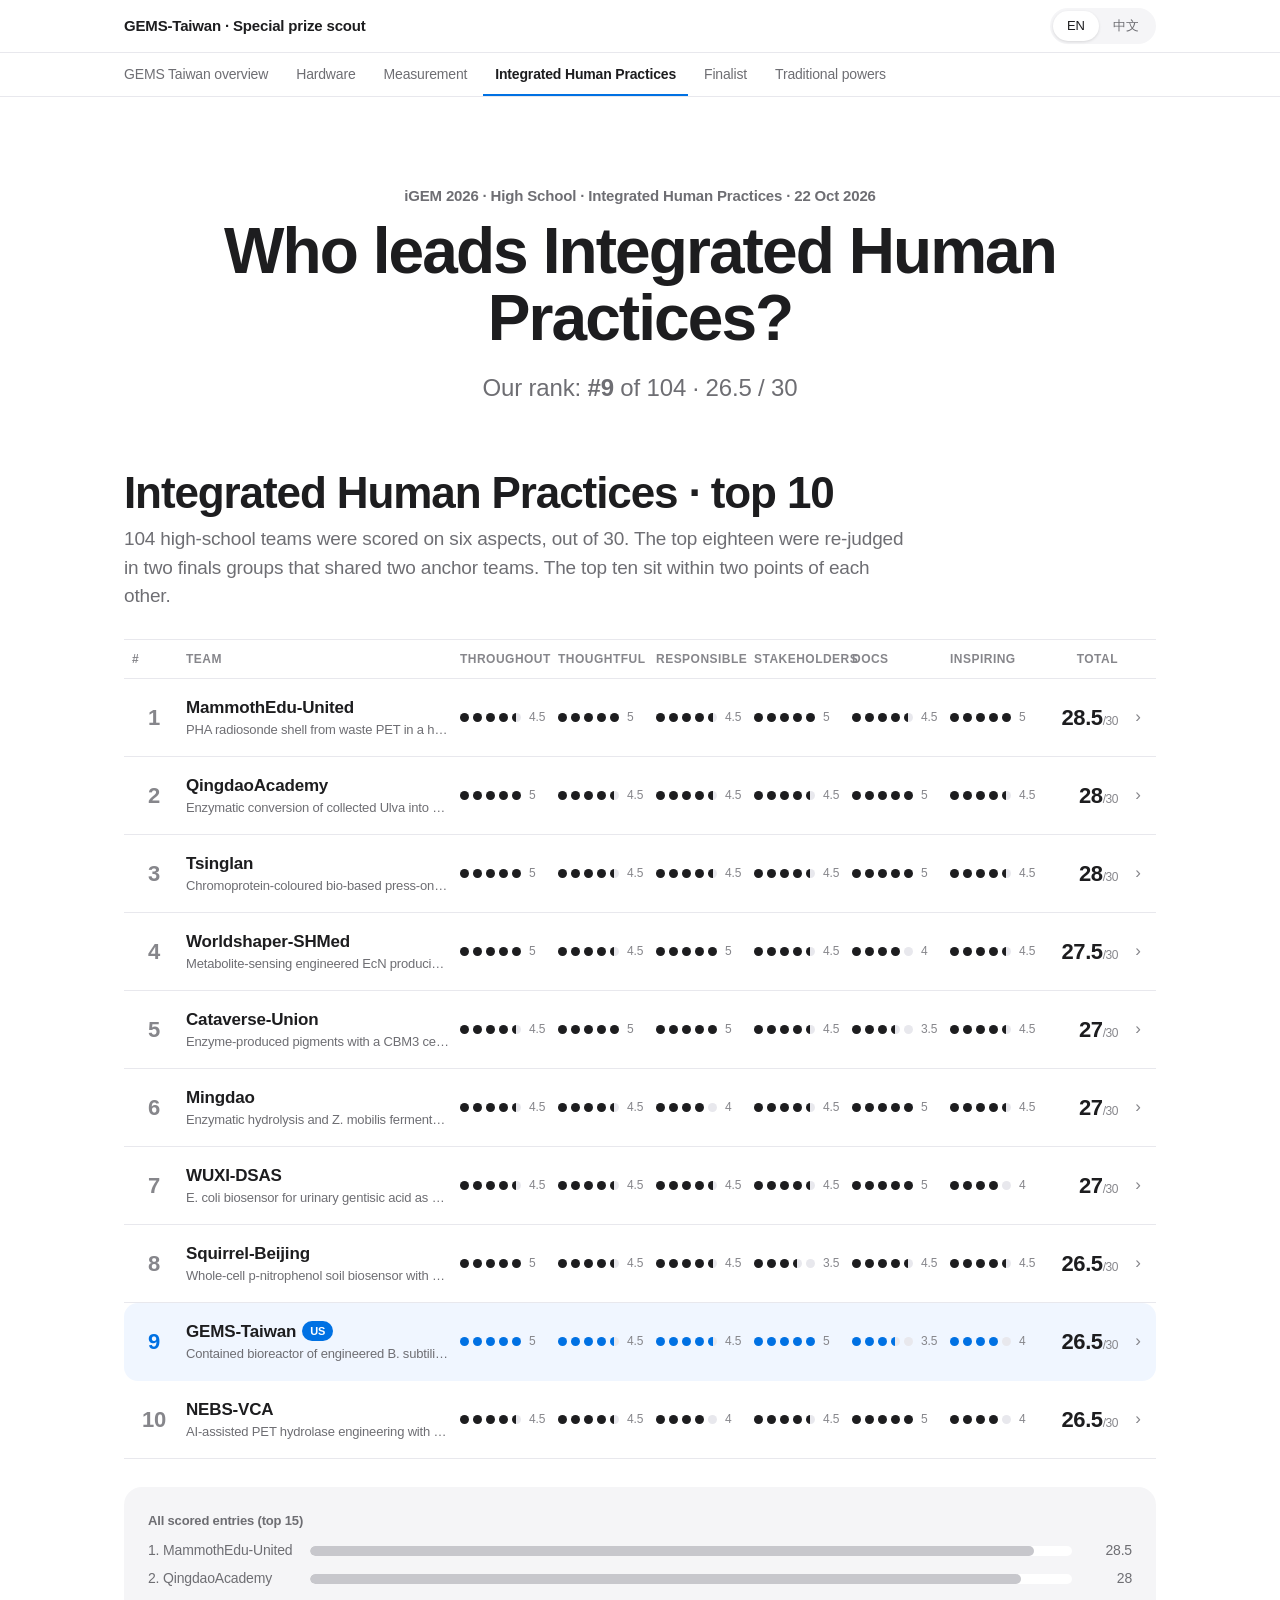
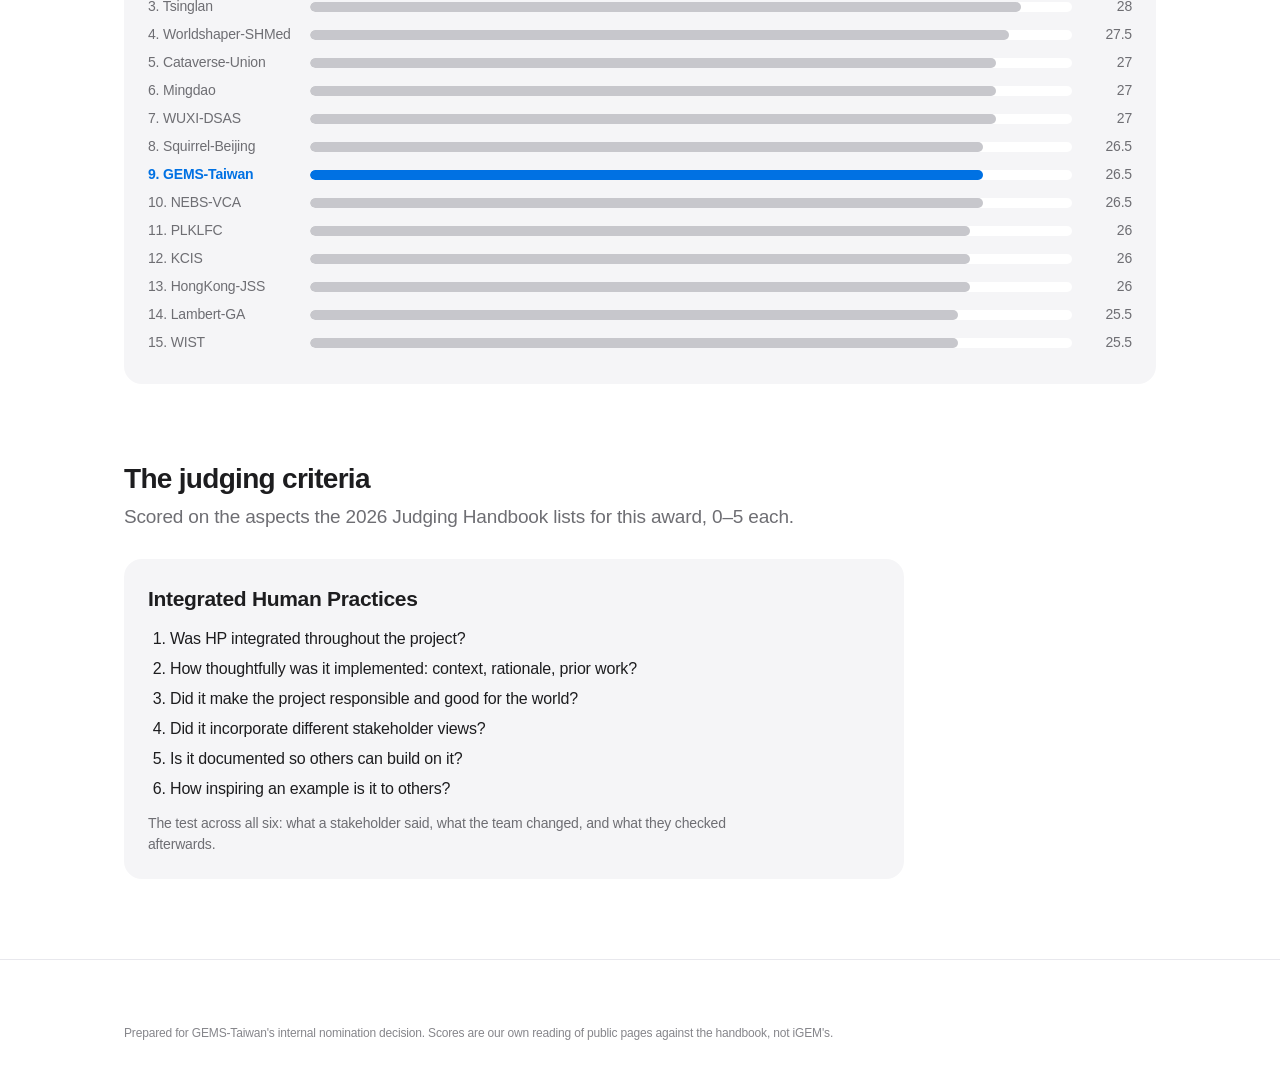
<file: ihp.html>
<!doctype html>
<html lang="en">
<head>
<meta charset="utf-8">
<meta name="viewport" content="width=device-width, initial-scale=1">
<meta name="color-scheme" content="light">
<title>Human Practices Board</title>
<meta name="description" content="GEMS-Taiwan 2026: the Integrated Human Practices special prize, scored against every high-school team after the wiki freeze.">
<link rel="stylesheet" href="assets/site.css?v=20261023b">
</head>
<body data-lang="en">
<nav><div class="wrap">
  <div class="brand"><span class="en">GEMS-Taiwan · Special prize scout</span><span class="zh">GEMS-Taiwan · 特別獎評估</span></div>
  <div class="seg" role="group" aria-label="Language">
    <button type="button" data-set="en" aria-pressed="true">EN</button>
    <button type="button" data-set="zh" aria-pressed="false">中文</button>
  </div>
</div>
<div class="tabs" aria-label="Pages"><div class="wrap">
    <a href="index.html"><span class="en">GEMS Taiwan overview</span><span class="zh">GEMS Taiwan 總覽</span></a>
    <a href="hardware.html"><span class="en">Hardware</span><span class="zh">硬體</span></a>
    <a href="measurement.html"><span class="en">Measurement</span><span class="zh">量測</span></a>
    <a href="ihp.html" aria-current="page"><span class="en">Integrated Human Practices</span><span class="zh">整合人類實踐 IHP</span></a>
    <a href="finalist.html"><span class="en">Finalist</span><span class="zh">決賽入圍</span></a>
    <a href="traditional.html"><span class="en">Traditional powers</span><span class="zh">傳統強隊</span></a>
</div></div></nav>
<header class="hero"><div class="wrap">
  <p class="kicker"><span class="en">iGEM 2026 · High School · Integrated Human Practices · <span id="snap"></span></span><span class="zh">iGEM 2026 · 高中組 · 整合人文考量 · <span id="snap2"></span></span></p>
  <h1><span class="en">Who leads Integrated Human Practices?</span><span class="zh">整合人文考量誰領先？</span></h1>
  <p class="lede" id="count"></p>
</div></header>
<section id="ihp" style="padding-top:24px"><div class="wrap">
  <h2 class="sec"><span class="en">Integrated Human Practices · top 10</span><span class="zh">整合人文考量 · 前十名</span></h2>
  <p class="sub"><span class="en" id="sub-ihp-en"></span><span class="zh" id="sub-ihp-zh"></span></p>
  <div class="board" id="board-ihp"></div>
  <div class="chart" id="chart-ihp"></div>
</div></section>
<section id="criteria"><div class="wrap">
  <h2 class="sec" style="font-size:28px"><span class="en">The judging criteria</span><span class="zh">評審標準</span></h2>
  <p class="sub"><span class="en">Scored on the aspects the 2026 Judging Handbook lists for this award, 0–5 each.</span><span class="zh">依 2026 評審手冊為此獎項列出的面向評分，每個面向 0–5 分。</span></p>
  <div class="crit one">
    <div class="card">
      <h3><span class="en">Integrated Human Practices</span><span class="zh">整合人文考量 IHP</span></h3>
      <ol>
        <li><span class="en">Was HP integrated throughout the project?</span><span class="zh">人文考量是否貫穿整個專案？</span></li>
        <li><span class="en">How thoughtfully was it implemented: context, rationale, prior work?</span><span class="zh">執行是否用心：脈絡、理由與先前工作？</span></li>
        <li><span class="en">Did it make the project responsible and good for the world?</span><span class="zh">是否讓專案更負責任、對世界有益？</span></li>
        <li><span class="en">Did it incorporate different stakeholder views?</span><span class="zh">是否納入不同利害關係人的觀點？</span></li>
        <li><span class="en">Is it documented so others can build on it?</span><span class="zh">文件是否足以讓別人在其上發展？</span></li>
        <li><span class="en">How inspiring an example is it to others?</span><span class="zh">對其他人是否是有啟發性的範例？</span></li>
      </ol>
      <p class="note"><span class="en">The test across all six: what a stakeholder said, what the team changed, and what they checked afterwards.</span><span class="zh">六個面向共同的檢驗：利害關係人說了什麼、隊伍改了什麼、之後又驗證了什麼。</span></p>
    </div>
  </div>
</div></section>
<footer><div class="wrap">
  <span class="en">Prepared for GEMS-Taiwan's internal nomination decision. Scores are our own reading of public pages against the handbook, not iGEM's.</span>
  <span class="zh">供 GEMS-Taiwan 內部決定提名使用。分數是我們依評審手冊閱讀公開頁面後的判斷，並非 iGEM 官方評分。</span>
</div></footer>
<script src="data/ihp.js?v=20261023b"></script>
<script src="data/concl.js?v=20261023b"></script>
<script src="assets/site.js?v=20261023b"></script>
<script>Scout.prize('ihp')</script>
</body>
</html>
</file>
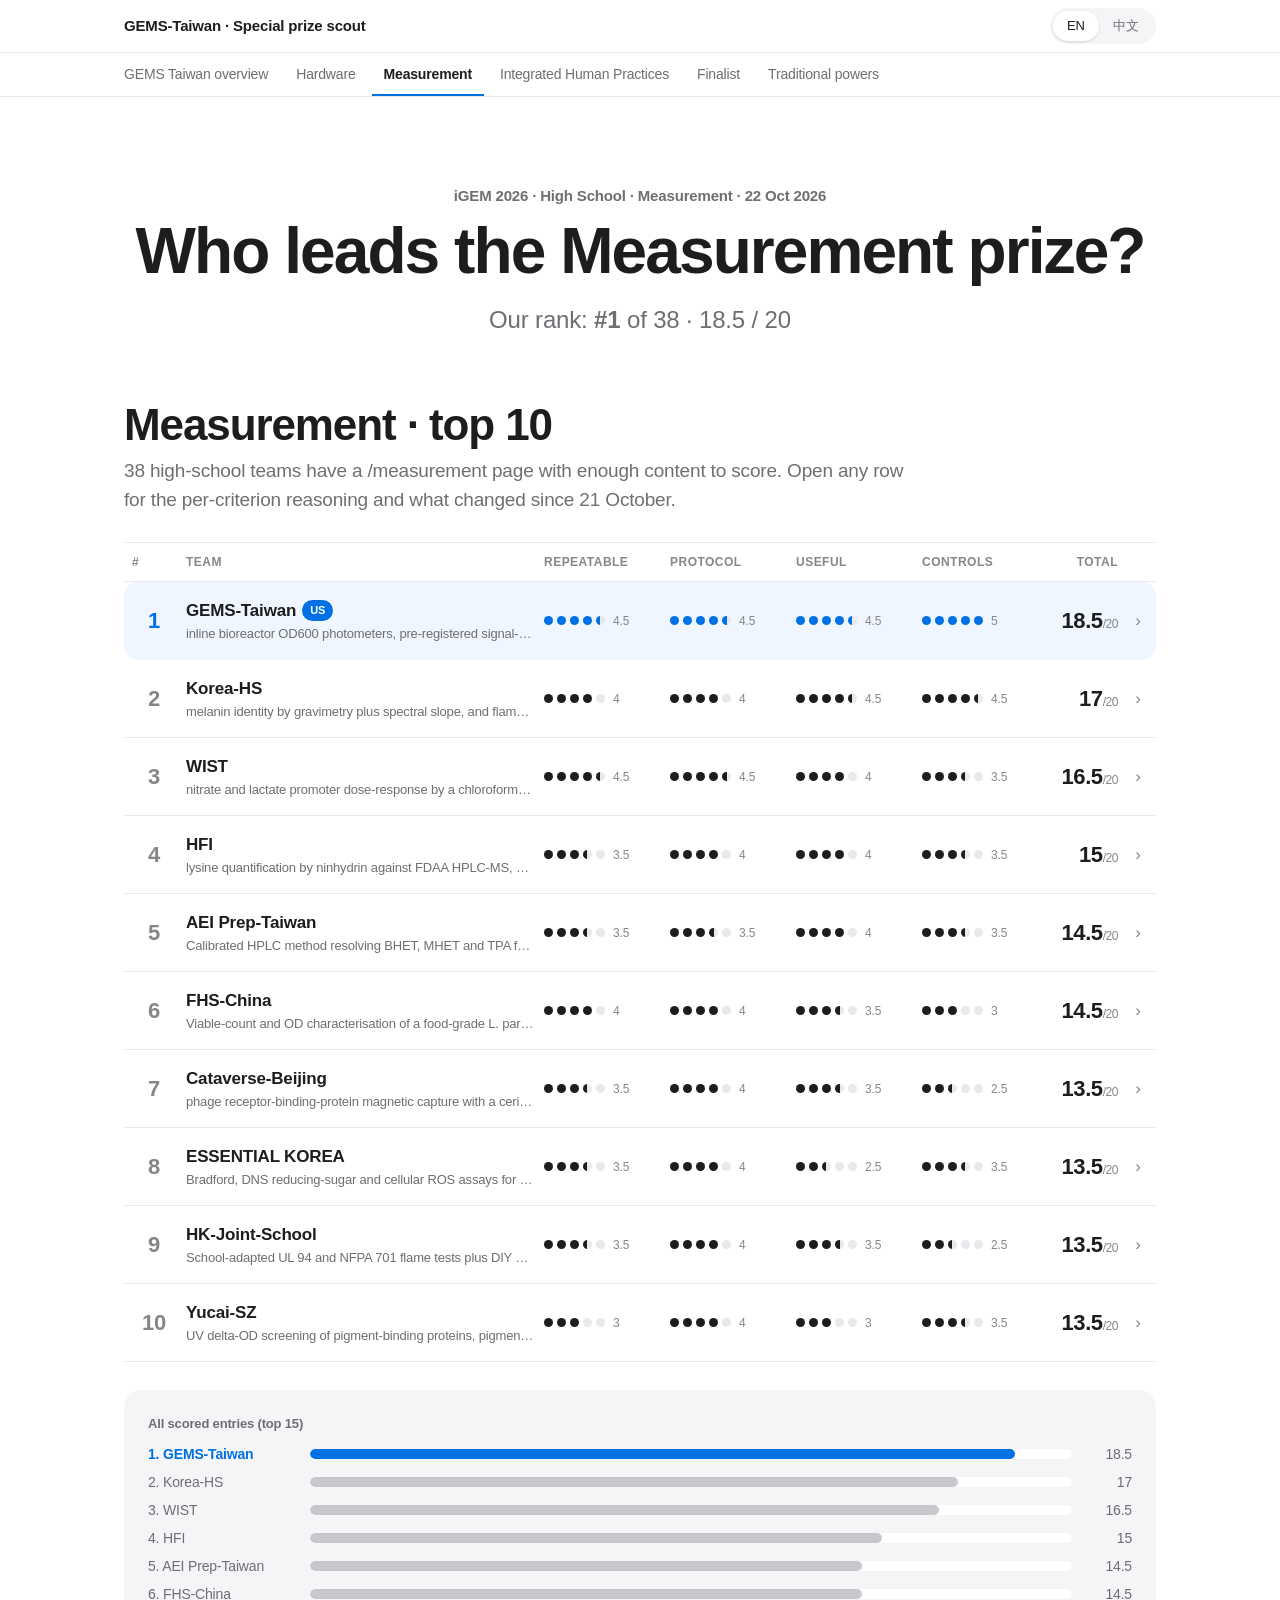
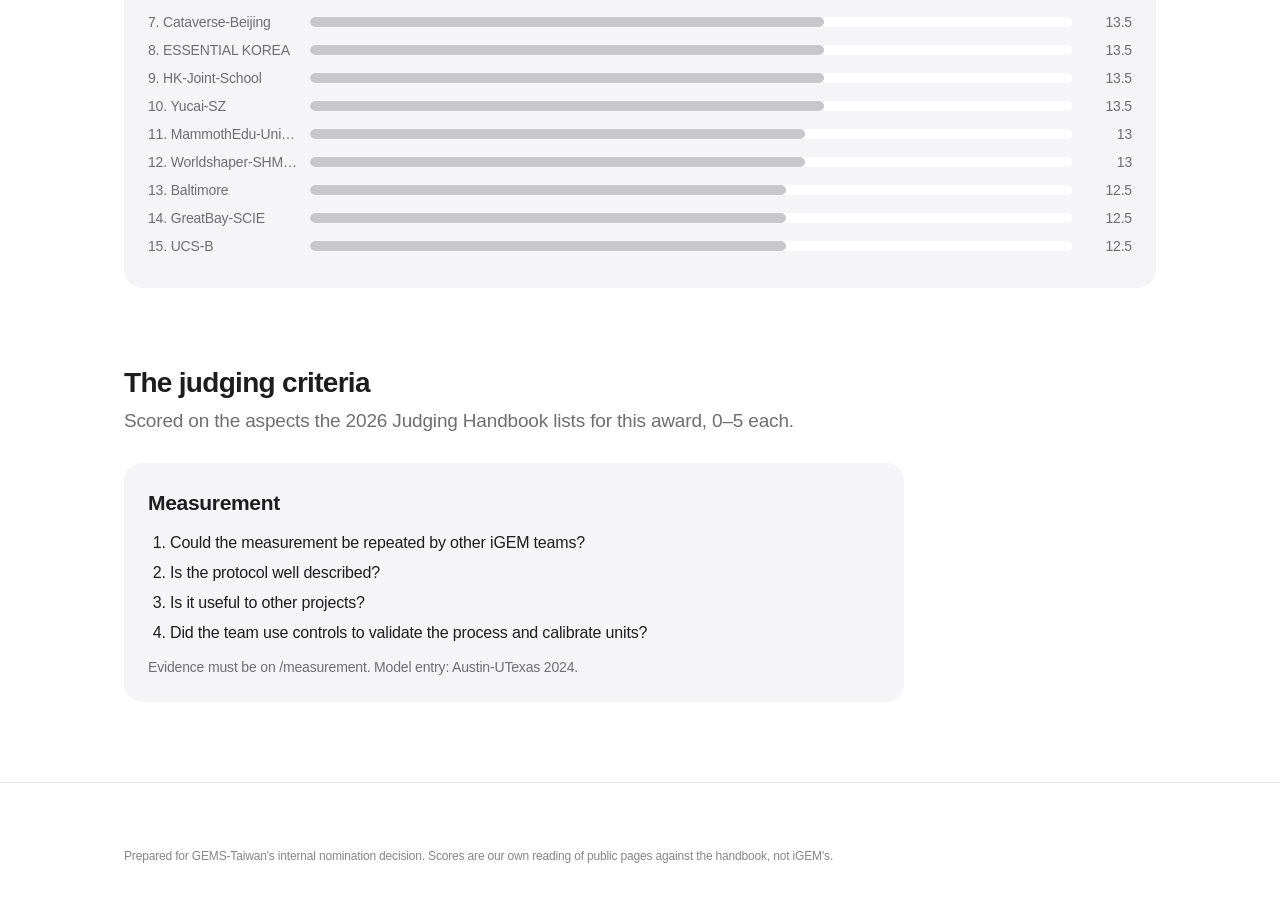
<file: measurement.html>
<!doctype html>
<html lang="en">
<head>
<meta charset="utf-8">
<meta name="viewport" content="width=device-width, initial-scale=1">
<meta name="color-scheme" content="light">
<title>Measurement Prize Board</title>
<meta name="description" content="GEMS-Taiwan 2026: the Measurement special prize, scored against every high-school team after the wiki freeze.">
<link rel="stylesheet" href="assets/site.css?v=20261023b">
</head>
<body data-lang="en">
<nav><div class="wrap">
  <div class="brand"><span class="en">GEMS-Taiwan · Special prize scout</span><span class="zh">GEMS-Taiwan · 特別獎評估</span></div>
  <div class="seg" role="group" aria-label="Language">
    <button type="button" data-set="en" aria-pressed="true">EN</button>
    <button type="button" data-set="zh" aria-pressed="false">中文</button>
  </div>
</div>
<div class="tabs" aria-label="Pages"><div class="wrap">
    <a href="index.html"><span class="en">GEMS Taiwan overview</span><span class="zh">GEMS Taiwan 總覽</span></a>
    <a href="hardware.html"><span class="en">Hardware</span><span class="zh">硬體</span></a>
    <a href="measurement.html" aria-current="page"><span class="en">Measurement</span><span class="zh">量測</span></a>
    <a href="ihp.html"><span class="en">Integrated Human Practices</span><span class="zh">整合人類實踐 IHP</span></a>
    <a href="finalist.html"><span class="en">Finalist</span><span class="zh">決賽入圍</span></a>
    <a href="traditional.html"><span class="en">Traditional powers</span><span class="zh">傳統強隊</span></a>
</div></div></nav>
<header class="hero"><div class="wrap">
  <p class="kicker"><span class="en">iGEM 2026 · High School · Measurement · <span id="snap"></span></span><span class="zh">iGEM 2026 · 高中組 · 量測獎 · <span id="snap2"></span></span></p>
  <h1><span class="en">Who leads the Measurement prize?</span><span class="zh">量測獎誰領先？</span></h1>
  <p class="lede" id="count"></p>
</div></header>
<section id="measurement" style="padding-top:24px"><div class="wrap">
  <h2 class="sec"><span class="en">Measurement · top 10</span><span class="zh">量測獎 · 前十名</span></h2>
  <p class="sub"><span class="en" id="sub-measurement-en"></span><span class="zh" id="sub-measurement-zh"></span></p>
  <div class="board" id="board-measurement"></div>
  <div class="chart" id="chart-measurement"></div>
</div></section>
<section id="criteria"><div class="wrap">
  <h2 class="sec" style="font-size:28px"><span class="en">The judging criteria</span><span class="zh">評審標準</span></h2>
  <p class="sub"><span class="en">Scored on the aspects the 2026 Judging Handbook lists for this award, 0–5 each.</span><span class="zh">依 2026 評審手冊為此獎項列出的面向評分，每個面向 0–5 分。</span></p>
  <div class="crit one">
    <div class="card">
      <h3><span class="en">Measurement</span><span class="zh">量測獎 Measurement</span></h3>
      <ol>
        <li><span class="en">Could the measurement be repeated by other iGEM teams?</span><span class="zh">其他 iGEM 隊伍能否重複這項量測？</span></li>
        <li><span class="en">Is the protocol well described?</span><span class="zh">實驗流程是否描述完整？</span></li>
        <li><span class="en">Is it useful to other projects?</span><span class="zh">對其他專題是否有用？</span></li>
        <li><span class="en">Did the team use controls to validate the process and calibrate units?</span><span class="zh">是否以對照組驗證量測流程並校正單位？</span></li>
      </ol>
      <p class="note"><span class="en">Evidence must be on /measurement. Model entry: Austin-UTexas 2024.</span><span class="zh">證據必須放在 /measurement。範例：Austin-UTexas 2024。</span></p>
    </div>
  </div>
</div></section>
<footer><div class="wrap">
  <span class="en">Prepared for GEMS-Taiwan's internal nomination decision. Scores are our own reading of public pages against the handbook, not iGEM's.</span>
  <span class="zh">供 GEMS-Taiwan 內部決定提名使用。分數是我們依評審手冊閱讀公開頁面後的判斷，並非 iGEM 官方評分。</span>
</div></footer>
<script src="data/measurement.js?v=20261023b"></script>
<script src="data/concl.js?v=20261023b"></script>
<script src="assets/site.js?v=20261023b"></script>
<script>Scout.prize('measurement')</script>
</body>
</html>
</file>
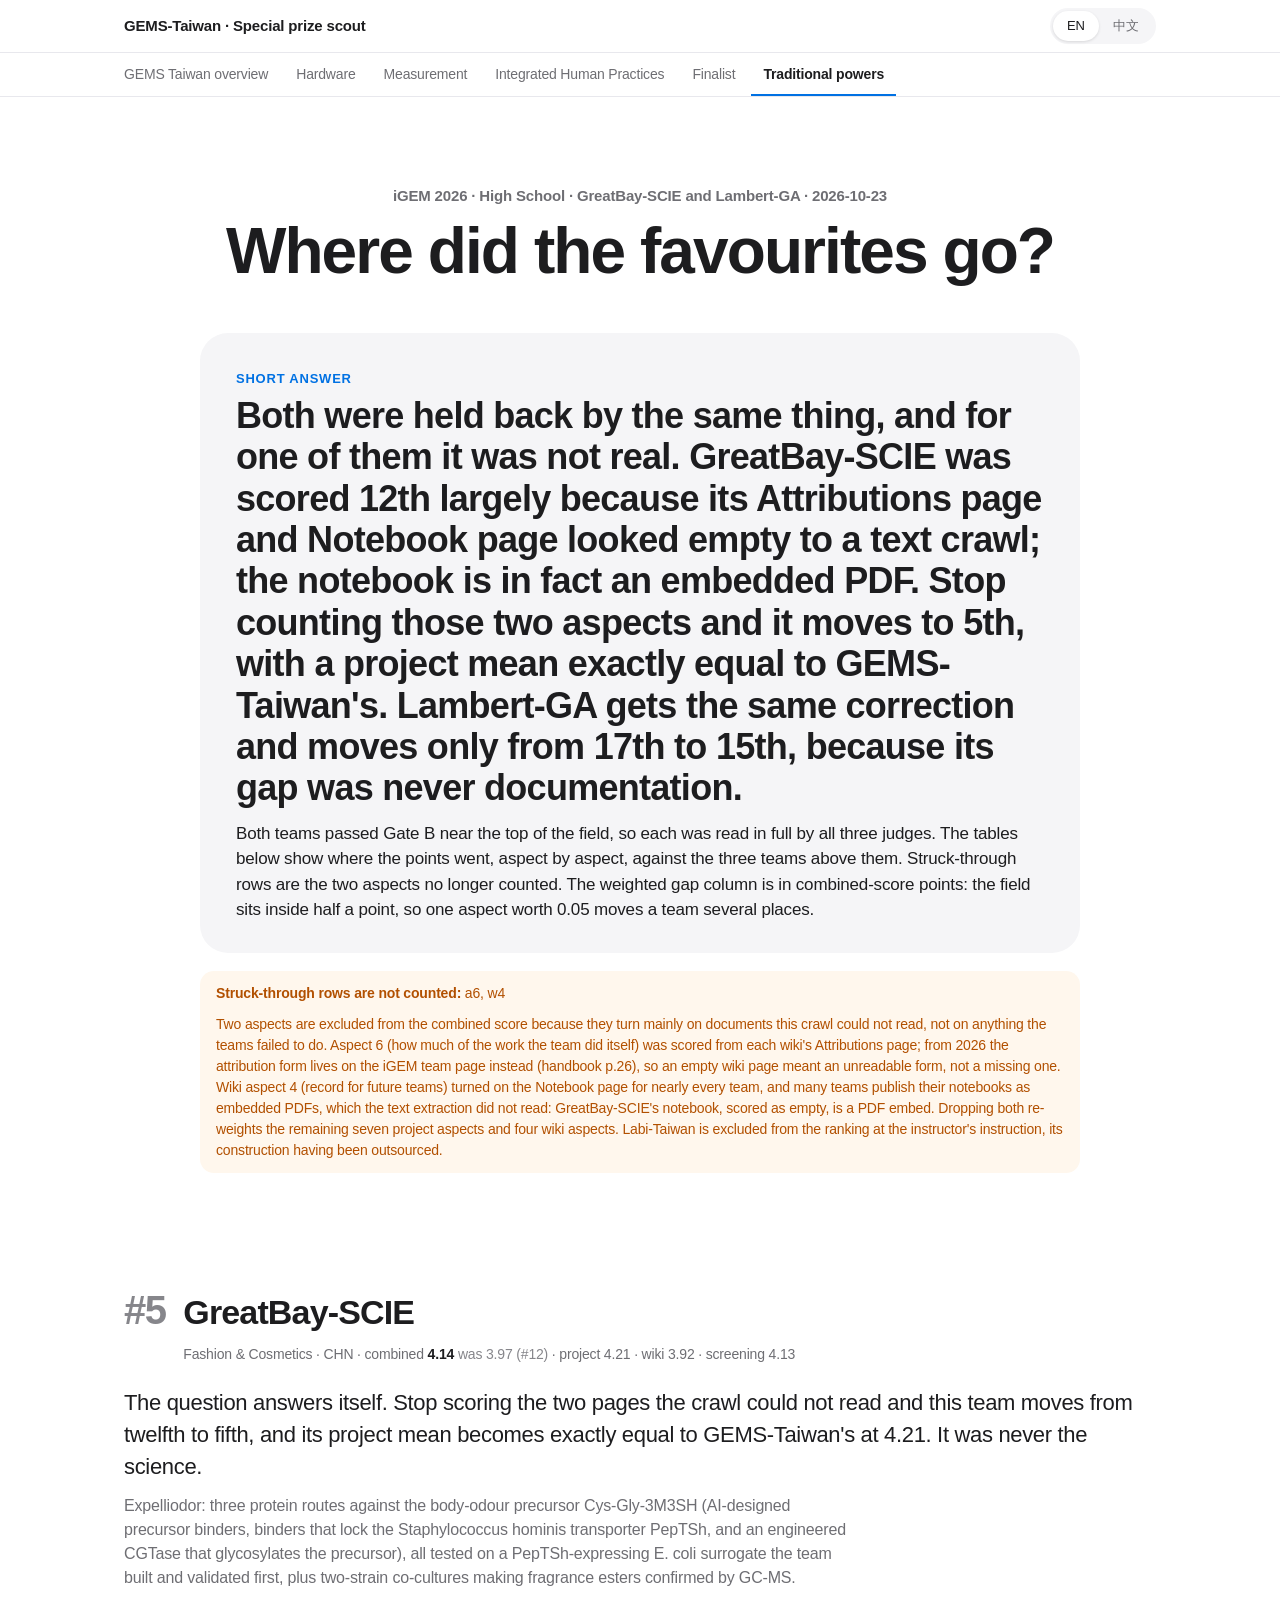
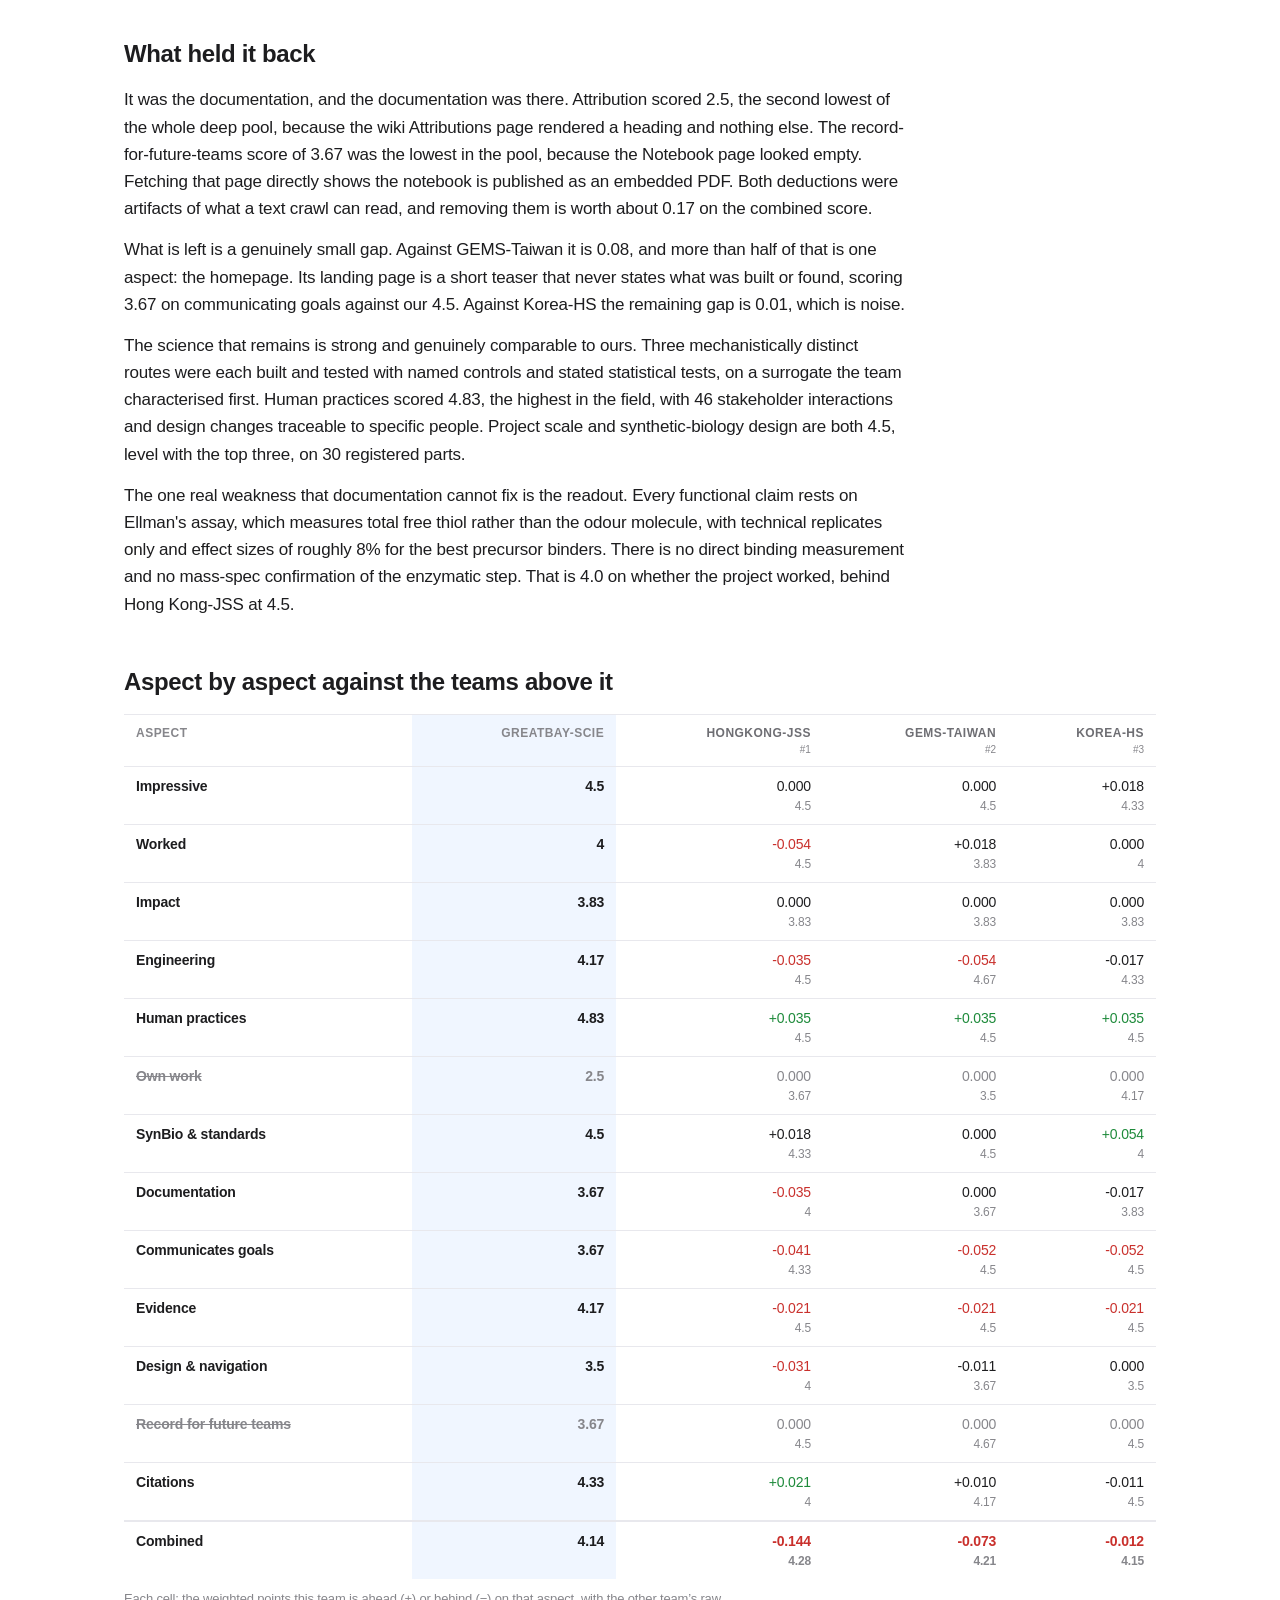
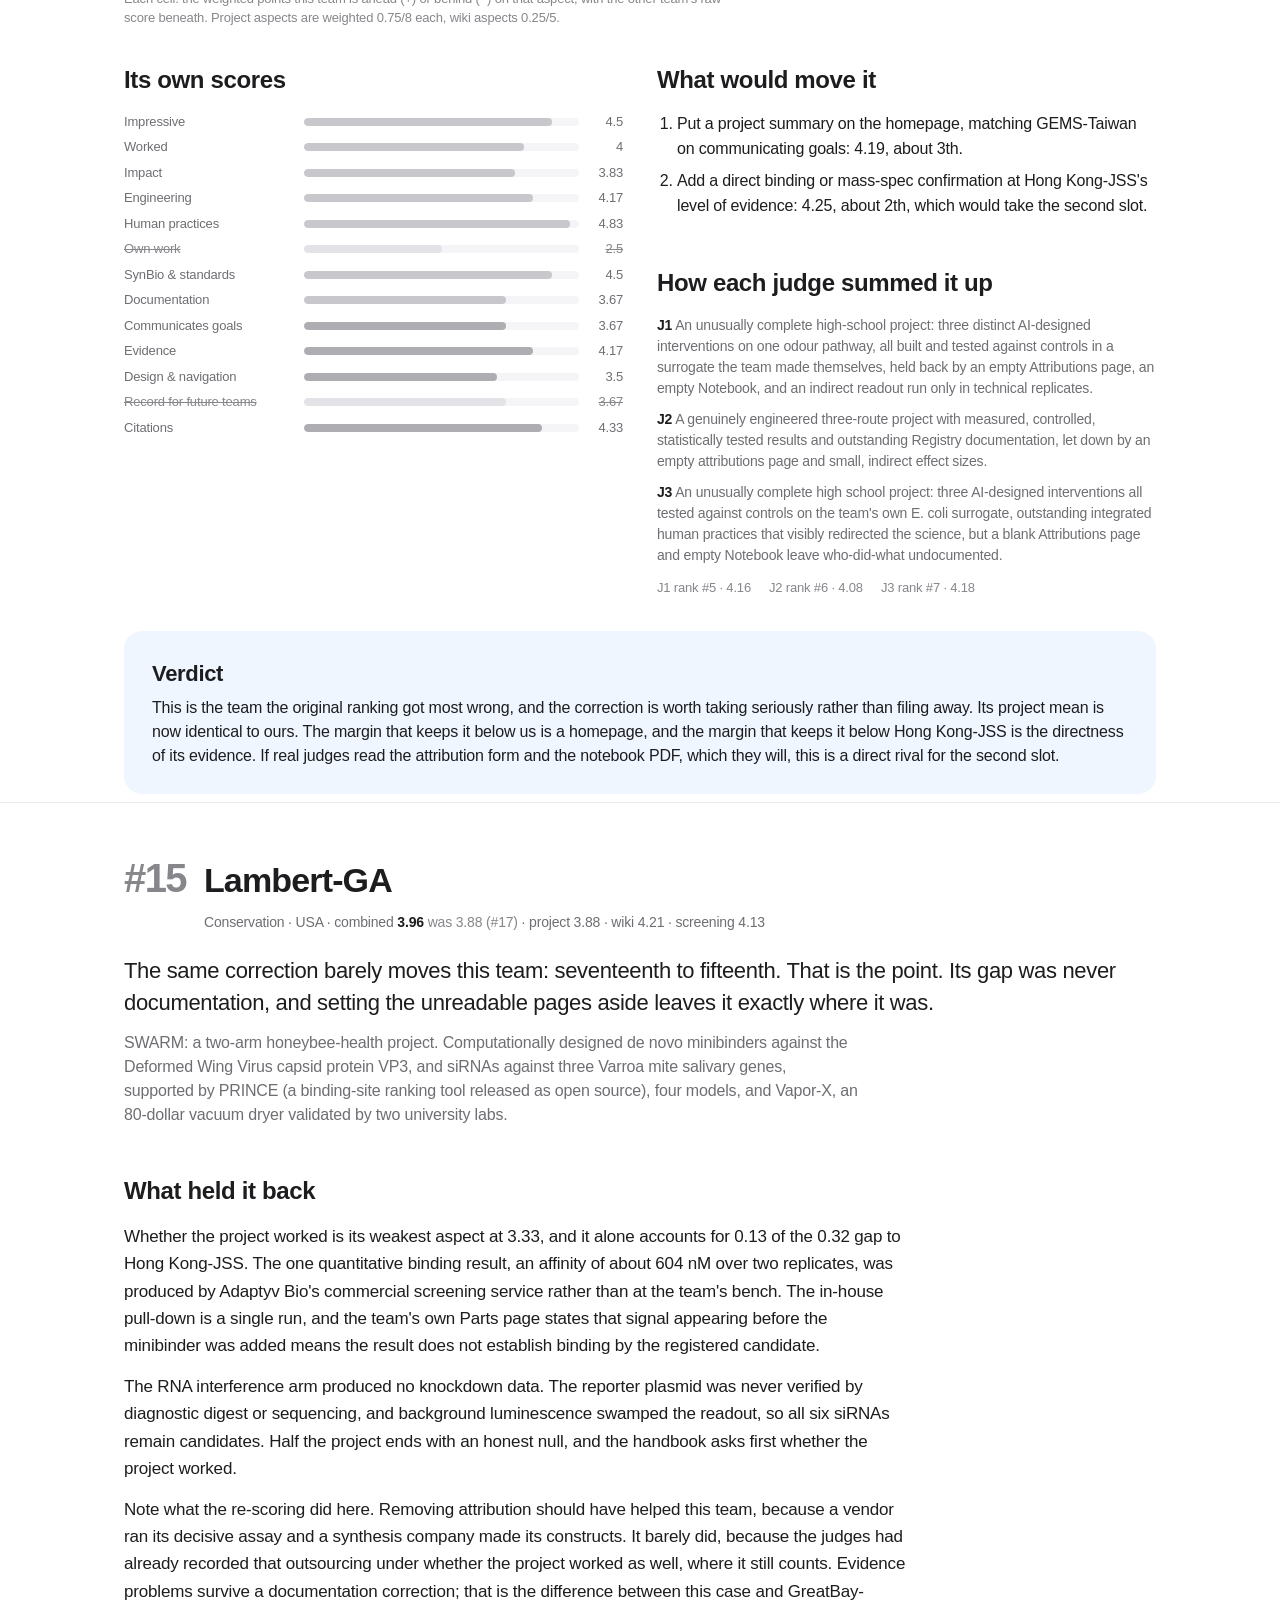
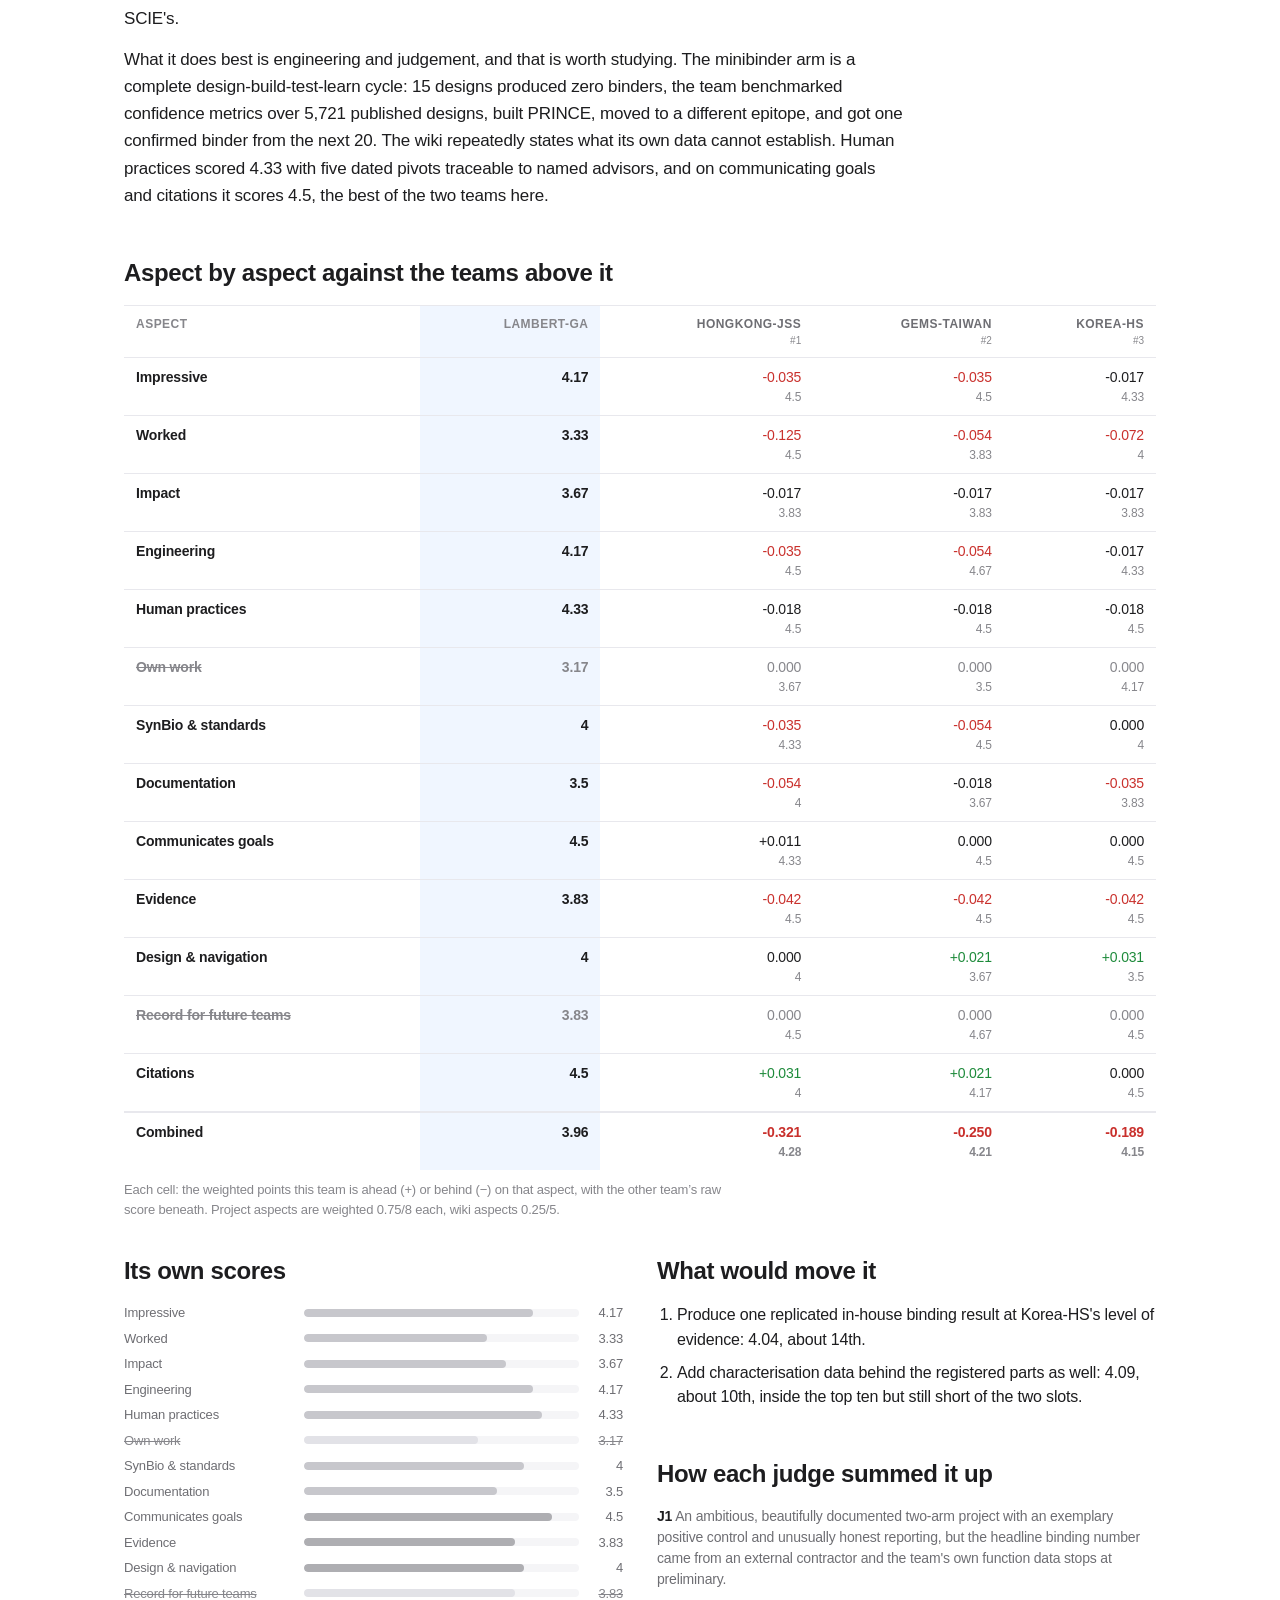
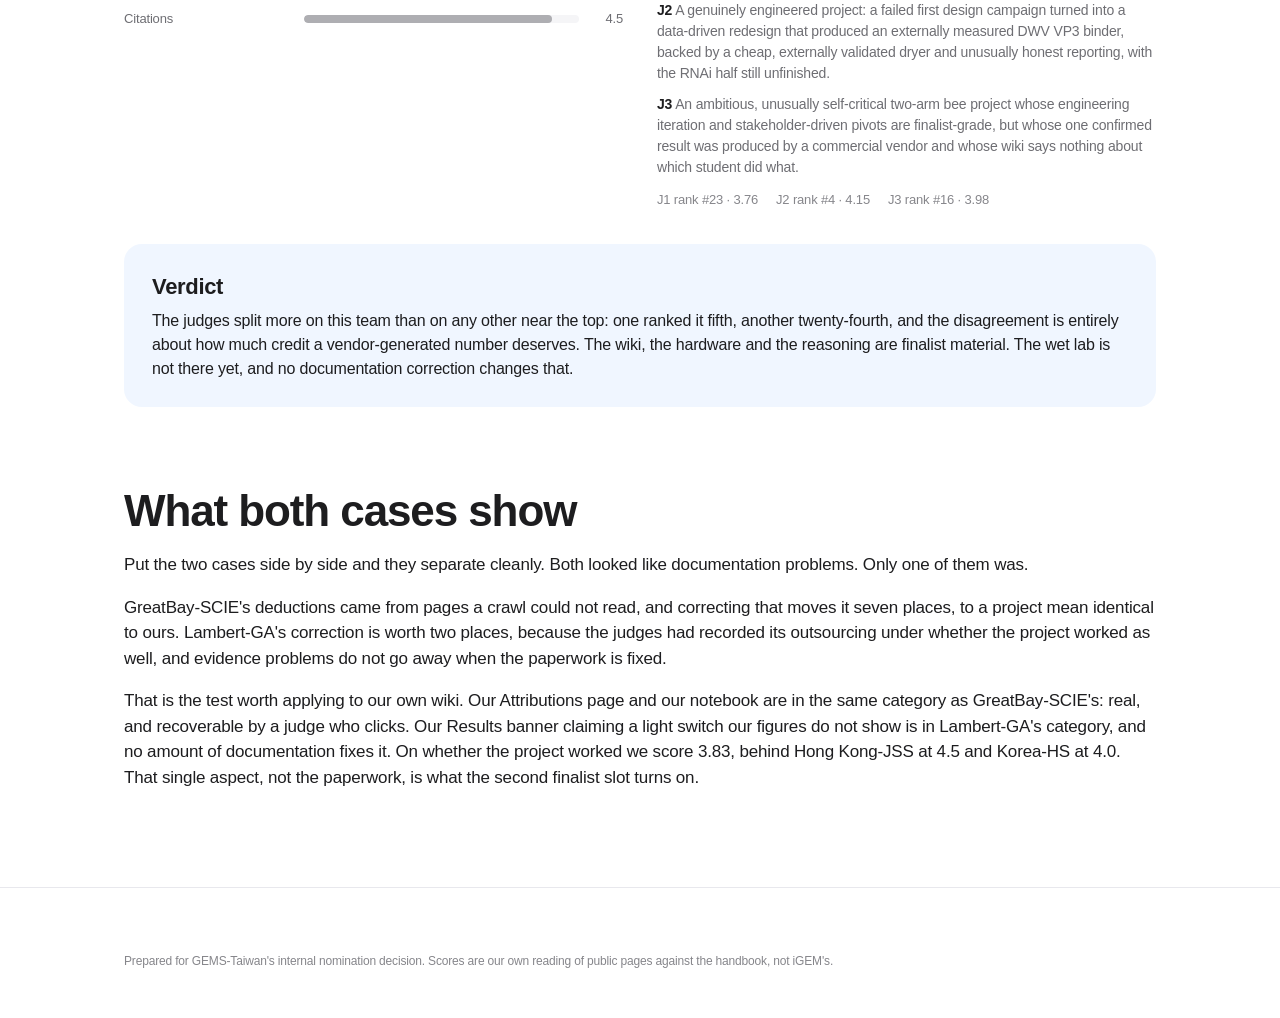
<file: traditional.html>
<!doctype html>
<html lang="en">
<head>
<meta charset="utf-8">
<meta name="viewport" content="width=device-width, initial-scale=1">
<meta name="color-scheme" content="light">
<title>Traditional Powers</title>
<meta name="description" content="Why GreatBay-SCIE and Lambert-GA, two traditional high-school powers, finished outside the top ten in the 2026 finalist read.">
<link rel="stylesheet" href="assets/site.css?v=20261023b">
</head>
<body data-lang="en">
<nav><div class="wrap">
  <div class="brand"><span class="en">GEMS-Taiwan · Special prize scout</span><span class="zh">GEMS-Taiwan · 特別獎評估</span></div>
  <div class="seg" role="group" aria-label="Language">
    <button type="button" data-set="en" aria-pressed="true">EN</button>
    <button type="button" data-set="zh" aria-pressed="false">中文</button>
  </div>
</div>
<div class="tabs" aria-label="Pages"><div class="wrap">
    <a href="index.html"><span class="en">GEMS Taiwan overview</span><span class="zh">GEMS Taiwan 總覽</span></a>
    <a href="hardware.html"><span class="en">Hardware</span><span class="zh">硬體</span></a>
    <a href="measurement.html"><span class="en">Measurement</span><span class="zh">量測</span></a>
    <a href="ihp.html"><span class="en">Integrated Human Practices</span><span class="zh">整合人類實踐 IHP</span></a>
    <a href="finalist.html"><span class="en">Finalist</span><span class="zh">決賽入圍</span></a>
    <a href="traditional.html" aria-current="page"><span class="en">Traditional powers</span><span class="zh">傳統強隊</span></a>
</div></div></nav>
<header class="hero"><div class="wrap">
  <p class="kicker"><span class="en">iGEM 2026 · High School · GreatBay-SCIE and Lambert-GA · <span id="tsnap"></span></span><span class="zh">iGEM 2026 · 高中組 · GreatBay-SCIE 與 Lambert-GA · <span id="tsnap2"></span></span></p>
  <h1><span class="en">Where did the favourites go?</span><span class="zh">傳統強隊去哪了？</span></h1>
  <div class="verdict" id="tverdict"></div>
  <div id="tnote"></div>
</div></header>
<div id="tsections"></div>
<section id="closing"><div class="wrap">
  <h2 class="sec"><span class="en">What both cases show</span><span class="zh">兩個案例的共同結論</span></h2>
  <div class="vp" id="tclosing"></div>
</div></section>
<footer><div class="wrap">
  <span class="en">Prepared for GEMS-Taiwan's internal nomination decision. Scores are our own reading of public pages against the handbook, not iGEM's.</span>
  <span class="zh">供 GEMS-Taiwan 內部決定提名使用。分數是我們依評審手冊閱讀公開頁面後的判斷，並非 iGEM 官方評分。</span>
</div></footer>
<script src="data/traditional.js?v=20261023b"></script>
<script src="assets/site.js?v=20261023b"></script>
<script src="assets/traditional.js?v=20261023b"></script>
<script>Scout.page(Traditional.render)</script>
</body>
</html>
</file>
<file: assets/site.css>
:root{
  --bg:#ffffff; --ink:#1d1d1f; --ink2:#6e6e73; --ink3:#86868b; --line:#e8e8ed; --card:#f5f5f7;
  --accent:#0071e3; --ours:#0071e3; --oursbg:#f0f6ff; --good:#1d8a3a; --warn:#b25000; --bad:#c9302c;
  --r:18px;
}
*{box-sizing:border-box}
html{-webkit-text-size-adjust:100%}
body{margin:0;background:var(--bg);color:var(--ink);
  font-family:-apple-system,BlinkMacSystemFont,"SF Pro Text","SF Pro Display","Helvetica Neue","PingFang TC","Noto Sans TC","Microsoft JhengHei",Arial,sans-serif;
  font-size:17px;line-height:1.5;letter-spacing:-.01em;-webkit-font-smoothing:antialiased}
a{color:var(--accent);text-decoration:none}
a:hover{text-decoration:underline}
.wrap{max-width:1080px;margin:0 auto;padding:0 24px}
nav{position:sticky;top:0;z-index:10;background:rgba(255,255,255,.82);backdrop-filter:saturate(180%) blur(20px);-webkit-backdrop-filter:saturate(180%) blur(20px);border-bottom:1px solid var(--line)}
nav .wrap{display:flex;align-items:center;justify-content:space-between;height:52px;gap:12px}
nav .brand{font-weight:600;font-size:15px;white-space:nowrap;overflow:hidden;text-overflow:ellipsis}
nav .links{display:flex;gap:22px;font-size:13px}
nav .links a{color:var(--ink2)}
.seg{display:inline-flex;background:var(--card);border-radius:999px;padding:3px;flex:none}
.seg button{border:0;background:transparent;font:inherit;font-size:13px;font-weight:500;color:var(--ink2);padding:5px 14px;border-radius:999px;cursor:pointer}
.seg button[aria-pressed=true]{background:#fff;color:var(--ink);box-shadow:0 1px 3px rgba(0,0,0,.12)}
header.hero{padding:88px 0 40px;text-align:center}
.kicker{font-size:15px;font-weight:600;color:var(--ink2);margin:0 0 10px}
h1{font-size:clamp(40px,6vw,64px);line-height:1.06;letter-spacing:-.03em;margin:0 0 18px;font-weight:700}
.lede{font-size:clamp(19px,2.2vw,24px);color:var(--ink2);max-width:760px;margin:0 auto;line-height:1.4}
.verdict{margin:48px auto 0;max-width:880px;background:var(--card);border-radius:28px;padding:36px 36px 30px;text-align:left}
.verdict .label{font-size:13px;font-weight:600;color:var(--good);text-transform:uppercase;letter-spacing:.06em}
.verdict h2{font-size:clamp(26px,3.4vw,36px);margin:6px 0 12px;letter-spacing:-.02em;line-height:1.15}
.verdict p{margin:0;color:var(--ink);font-size:17px}
.stats{display:grid;grid-template-columns:repeat(3,1fr);gap:16px;margin-top:28px}
.stat{background:#fff;border-radius:var(--r);padding:20px 22px}
.stat .t{font-size:13px;color:var(--ink2);font-weight:500}
.stat .n{font-size:44px;font-weight:700;letter-spacing:-.03em;line-height:1.1;margin-top:4px}
.stat .n small{font-size:20px;color:var(--ink3);font-weight:600}
.stat .s{font-size:14px;color:var(--ink2);margin-top:2px}
section{padding:72px 0 8px}
section h2.sec{font-size:clamp(30px,4vw,44px);letter-spacing:-.025em;margin:0 0 8px;line-height:1.1}
section .sub{color:var(--ink2);font-size:19px;margin:0 0 28px;max-width:780px}
.crit{display:grid;grid-template-columns:repeat(3,1fr);gap:16px}
.crit .card{background:var(--card);border-radius:var(--r);padding:24px}
.crit h3{margin:0 0 12px;font-size:21px;letter-spacing:-.015em}
.crit ol{margin:0;padding-left:22px}
.crit li{margin:6px 0;font-size:16px}
.crit .note{font-size:14px;color:var(--ink2);margin-top:12px}
.board{border-top:1px solid var(--line)}
.row{border-bottom:1px solid var(--line)}
.row summary{list-style:none;display:grid;grid-template-columns:44px minmax(0,1.5fr) repeat(var(--n,4),minmax(52px,.5fr)) 70px 20px;align-items:center;gap:10px;padding:16px 8px;cursor:pointer}
.row summary::-webkit-details-marker{display:none}
.row.head{display:grid;grid-template-columns:44px minmax(0,1.5fr) repeat(var(--n,4),minmax(52px,.5fr)) 70px 20px;gap:10px;padding:10px 8px;font-size:12px;color:var(--ink3);font-weight:600;text-transform:uppercase;letter-spacing:.04em}
.row.ours{background:var(--oursbg);border-radius:14px;border-bottom-color:transparent}
.rank{font-size:22px;font-weight:700;color:var(--ink3);text-align:center}
.ours .rank{color:var(--ours)}
.team{font-weight:600;font-size:17px;min-width:0}
.team .meta{display:block;font-weight:400;font-size:13px;color:var(--ink2);white-space:nowrap;overflow:hidden;text-overflow:ellipsis}
.pill{display:inline-block;font-size:11px;font-weight:700;color:#fff;background:var(--ours);border-radius:999px;padding:2px 8px;margin-left:6px;vertical-align:2px}
.dots{display:flex;gap:4px;align-items:center}
.dot{width:9px;height:9px;border-radius:50%;background:var(--line);position:relative;overflow:hidden}
.dot.f{background:var(--ink)}
.dot.h{background:linear-gradient(90deg,var(--ink) 50%,var(--line) 50%)}
.ours .dot.f{background:var(--ours)}
.ours .dot.h{background:linear-gradient(90deg,var(--ours) 50%,var(--line) 50%)}
.dots .v{font-size:12px;color:var(--ink3);margin-left:4px;font-variant-numeric:tabular-nums}
.total{font-size:22px;font-weight:700;text-align:right;font-variant-numeric:tabular-nums;letter-spacing:-.02em}
.total small{font-size:12px;color:var(--ink3);font-weight:500}
.chev{color:var(--ink3);transition:transform .2s;text-align:center}
details[open] .chev{transform:rotate(90deg)}
.body{padding:4px 8px 22px 62px;display:grid;grid-template-columns:1fr 1fr;gap:18px 32px;font-size:15px}
.body .full{grid-column:1/-1}
.body h4{margin:0 0 6px;font-size:13px;color:var(--ink2);text-transform:uppercase;letter-spacing:.05em}
.body ul{margin:0;padding-left:18px}
.body li{margin:4px 0}
.body .j{margin:0 0 6px}
.body .j b{color:var(--ink2);font-weight:600}
.oneline{font-size:16px;color:var(--ink)}
.chart{background:var(--card);border-radius:var(--r);padding:24px;margin-top:28px}
.bar{display:grid;grid-template-columns:150px 1fr 48px;gap:12px;align-items:center;margin:7px 0;font-size:14px}
.bar .nm{white-space:nowrap;overflow:hidden;text-overflow:ellipsis;color:var(--ink2)}
.bar .tr{height:10px;background:#fff;border-radius:6px;overflow:hidden}
.bar .fl{height:100%;background:#c7c7cc;border-radius:6px}
.bar.us .fl{background:var(--ours)}
.bar.us .nm{color:var(--ours);font-weight:600}
.bar .vv{text-align:right;font-variant-numeric:tabular-nums;color:var(--ink2)}
.compare{display:grid;grid-template-columns:repeat(3,1fr);gap:16px}
.compare .card{background:var(--card);border-radius:var(--r);padding:26px}
.compare h3{margin:0 0 4px;font-size:22px}
.compare .big{font-size:48px;font-weight:700;letter-spacing:-.04em;line-height:1}
.compare .big small{font-size:22px;color:var(--ink3)}
.compare ul{padding-left:20px;margin:14px 0 0}
.compare li{margin:6px 0;font-size:16px}
.tag{display:inline-block;font-size:12px;font-weight:600;border-radius:999px;padding:3px 10px;margin:8px 0 4px}
.tag.go{background:#e3f5e8;color:var(--good)}
.tag.no{background:#fdecea;color:var(--bad)}
.todo{counter-reset:t;list-style:none;padding:0;margin:0}
.todo li{counter-increment:t;position:relative;padding:16px 0 16px 46px;border-bottom:1px solid var(--line)}
.todo li::before{content:counter(t);position:absolute;left:0;top:14px;width:30px;height:30px;border-radius:50%;background:var(--card);font-weight:700;display:flex;align-items:center;justify-content:center;font-size:14px}
.todo b{display:block}
.h3s{font-size:24px;letter-spacing:-.015em;margin:46px 0 14px}
.proj{display:grid;grid-template-columns:repeat(3,1fr);gap:16px}
.proj .p{background:var(--card);border-radius:var(--r);padding:24px}
.proj .p.hi{background:var(--oursbg)}
.proj .lab{font-size:13px;color:var(--ink2);font-weight:600}
.proj .v{font-size:48px;font-weight:700;letter-spacing:-.035em;line-height:1.05;margin-top:6px}
.proj .v small{font-size:19px;color:var(--ink3);font-weight:600}
.proj .hi .v{color:var(--ours)}
.proj .rk{font-size:15px;color:var(--ink2);margin-top:4px}
.proj .d{font-size:14px;color:var(--ink2);margin-top:10px;line-height:1.45}
.critbars .cb{border-bottom:1px solid var(--line);padding:18px 0}
.cb .top{display:flex;justify-content:space-between;align-items:baseline;gap:14px;flex-wrap:wrap}
.cb .nm{font-weight:600;font-size:18px}
.cb .nums{font-size:14px;color:var(--ink2);font-variant-numeric:tabular-nums;white-space:nowrap}
.cb .nums b{color:var(--ours);font-size:16px}
.cb .track{position:relative;height:12px;background:var(--card);border-radius:7px;margin:12px 0 10px;overflow:hidden}
.cb .cur{position:absolute;left:0;top:0;height:100%;background:#c7c7cc;border-radius:7px}
.cb .gain{position:absolute;top:0;height:100%;background:var(--ours);opacity:.85}
.cb .cap{position:absolute;top:0;height:100%;background:repeating-linear-gradient(45deg,#d9d9de,#d9d9de 4px,#ececf0 4px,#ececf0 8px)}
.cb p{margin:0 0 6px;font-size:15px}
.cb .blk{font-size:14px;color:var(--warn)}
.assets{display:grid;grid-template-columns:repeat(2,1fr);gap:14px}
.asset{background:var(--card);border-radius:14px;padding:18px 20px}
.asset b{display:block;font-size:16px;margin-bottom:4px}
.asset .w{font-size:13px;color:var(--ink3);margin-bottom:6px}
.asset .u{font-size:14px;color:var(--ink2)}
.tasks{border-top:1px solid var(--line)}
.task{display:grid;grid-template-columns:52px 1fr 86px;gap:14px;align-items:start;padding:16px 4px;border-bottom:1px solid var(--line)}
.task .n{width:34px;height:34px;border-radius:50%;background:var(--oursbg);color:var(--ours);font-weight:700;display:flex;align-items:center;justify-content:center;font-size:14px}
.task .t{font-size:16px;font-weight:600}
.task .g{font-size:14px;color:var(--ink2);margin-top:3px}
.task .h{font-size:14px;color:var(--ink2);text-align:right;white-space:nowrap;font-variant-numeric:tabular-nums}
.ceil{margin-top:40px;background:#fff7ed;border-radius:var(--r);padding:26px 28px}
.ceil h4{margin:0 0 8px;font-size:17px;color:var(--warn)}
.ceil p{margin:0;font-size:16px}
.method{font-size:15px;color:var(--ink2);columns:2;column-gap:40px}
.method p{margin:0 0 12px;break-inside:avoid}
footer{padding:64px 0 48px;color:var(--ink3);font-size:12px;border-top:1px solid var(--line);margin-top:72px}
[data-lang=zh] .en,[data-lang=en] .zh{display:none}
@media (max-width:980px){.crit,.compare{grid-template-columns:1fr}}
@media (max-width:980px){.crit,.compare{grid-template-columns:1fr}}
@media (max-width:820px){
  nav .links{display:none}
  .stats,.crit,.compare{grid-template-columns:1fr}
  .row summary,.row.head{grid-template-columns:30px minmax(0,1fr) 54px 16px!important}
  .row summary .dots,.row.head .c{display:none}
  .proj,.assets{grid-template-columns:1fr}
  .task{grid-template-columns:40px 1fr;row-gap:4px}
  .task .h{grid-column:2;text-align:left}
  .body{grid-template-columns:1fr;padding-left:8px}
  .method{columns:1}
  .bar{grid-template-columns:100px 1fr 40px}
  .verdict{padding:26px 20px}
  header.hero{padding:56px 0 24px}
  .wrap{padding:0 16px}
}

/* ---- shared tab bar (five pages) ---- */
nav .tabs{border-top:1px solid var(--line)}
nav .tabs .wrap{height:auto;justify-content:flex-start;gap:4px;overflow-x:auto;overflow-y:hidden;scrollbar-width:none;-webkit-overflow-scrolling:touch}
nav .tabs .wrap::-webkit-scrollbar{display:none}
nav .tabs a{flex:none;display:block;padding:11px 12px 9px;font-size:14px;color:var(--ink2);white-space:nowrap;border-bottom:2px solid transparent}
nav .tabs a:hover{color:var(--ink);text-decoration:none}
nav .tabs a[aria-current=page]{color:var(--ink);font-weight:600;border-bottom-color:var(--accent)}
nav .tabs a:first-child{margin-left:-12px}
html{scroll-padding-top:110px}
a.stat,a.card{display:block;color:inherit}
a.stat:hover,a.card:hover{text-decoration:none;box-shadow:0 0 0 2px var(--accent) inset}
.more{font-size:15px;font-weight:500;margin-top:14px;display:inline-block}
.crit.one{grid-template-columns:1fr}
.crit.one .card{max-width:780px}
.row:target,.row.hit{box-shadow:0 0 0 2px var(--accent) inset;border-radius:14px}

/* ---- finalist outlook / finalist page ---- */
.banner{background:#fff7ed;color:var(--warn);border-radius:14px;padding:12px 16px;font-size:14px;font-weight:500;margin:0 auto 22px;max-width:880px;text-align:left}
.verdict .label.fin{color:var(--accent)}
.verdict .vp p{margin:0 0 12px}
.verdict .vp p:last-child{margin:0}
.top5{list-style:none;margin:20px 0 0;padding:0;background:#fff;border-radius:var(--r);overflow:hidden}
.top5 li{display:grid;grid-template-columns:34px minmax(0,1fr) auto;gap:12px;align-items:center;padding:12px 18px;border-bottom:1px solid var(--line);font-size:16px}
.top5 li:last-child{border-bottom:0}
.top5 .rk{font-weight:700;color:var(--ink3);text-align:center;font-variant-numeric:tabular-nums}
.top5 .tm{font-weight:600;min-width:0;white-space:nowrap;overflow:hidden;text-overflow:ellipsis}
.top5 .sc{font-weight:700;font-variant-numeric:tabular-nums}
.top5 li.us{background:var(--oursbg)}
.top5 li.us .rk,.top5 li.us .sc{color:var(--ours)}
.top5 li.cut{border-bottom:2px dashed var(--accent)}
.callout{background:var(--oursbg);border-radius:var(--r);padding:26px 28px;display:grid;grid-template-columns:auto 1fr;gap:10px 28px;align-items:center}
.callout .big{font-size:56px;font-weight:700;letter-spacing:-.04em;line-height:1;color:var(--ours)}
.callout .big small{font-size:22px;color:var(--ink3);font-weight:600}
.callout h3{margin:0 0 6px;font-size:22px;letter-spacing:-.015em}
.callout p{margin:0;font-size:16px}
.callout .kv{display:flex;flex-wrap:wrap;gap:8px 22px;margin-top:10px;font-size:14px;color:var(--ink2)}
.callout .kv b{color:var(--ink);font-variant-numeric:tabular-nums}
.fboard .row summary,.fboard .row.head{grid-template-columns:44px minmax(0,1.6fr) repeat(3,minmax(44px,.4fr)) 70px 58px 20px}
.fboard .num{text-align:right;font-variant-numeric:tabular-nums;font-size:16px;color:var(--ink2)}
.fboard .row.head .num{font-size:12px;color:var(--ink3)}
.fboard .spread{text-align:right;font-size:13px;color:var(--ink3);font-variant-numeric:tabular-nums}
.fboard .spread.hi{color:var(--warn);font-weight:600}
.cutline{display:flex;align-items:center;gap:12px;margin:-1px 0 0;padding:6px 8px;font-size:12px;font-weight:600;color:var(--accent);text-transform:uppercase;letter-spacing:.05em}
.cutline::before,.cutline::after{content:"";flex:1;border-top:2px dashed var(--accent)}
.abars{display:grid;grid-template-columns:1fr;gap:6px}
.ab{display:grid;grid-template-columns:minmax(0,170px) 1fr 34px;gap:10px;align-items:center;font-size:13px}
.ab .l{color:var(--ink2);white-space:nowrap;overflow:hidden;text-overflow:ellipsis}
.ab .tr{height:8px;background:var(--card);border-radius:5px;overflow:hidden}
.ab .fl{display:block;height:100%;background:#c7c7cc;border-radius:5px}
.ours .ab .fl{background:var(--ours)}
.ours .ab .tr{background:#fff}
.ab .v{text-align:right;font-variant-numeric:tabular-nums;color:var(--ink2)}
.means{font-size:14px;color:var(--ink2);margin-top:8px}
.means b{color:var(--ink);font-variant-numeric:tabular-nums}
.jt{font-size:14px;color:var(--ink2)}
.jt b{color:var(--ink)}
.tscroll{overflow-x:auto;-webkit-overflow-scrolling:touch;border-top:1px solid var(--line);margin-top:8px}
table.mx{border-collapse:collapse;width:100%;font-size:14px;font-variant-numeric:tabular-nums}
table.mx th,table.mx td{padding:10px 8px;border-bottom:1px solid var(--line);text-align:right;white-space:nowrap}
table.mx th{font-size:12px;color:var(--ink3);font-weight:600;text-transform:uppercase;letter-spacing:.04em;cursor:help}
table.mx th:first-child,table.mx td:first-child{text-align:left;position:sticky;left:0;background:var(--bg);font-weight:600}
table.mx th.grp{border-left:1px solid var(--line)}
table.mx td.grp{border-left:1px solid var(--line)}
table.mx tr.us td{background:var(--oursbg);color:var(--ours)}
table.mx td.hm{background:transparent}
.sens{display:grid;grid-template-columns:repeat(3,1fr);gap:16px}
.sens .card{background:var(--card);border-radius:var(--r);padding:22px}
.sens h3{margin:0 0 10px;font-size:17px;letter-spacing:-.01em}
.sens ol{margin:0;padding-left:22px;font-size:16px}
.sens li{margin:4px 0}
.sens li.us{color:var(--ours);font-weight:600}
.sens li.out{color:var(--ink3)}
.steps{counter-reset:t;list-style:none;padding:0;margin:0 0 8px}
.steps li{counter-increment:t;position:relative;padding:12px 0 12px 46px;border-bottom:1px solid var(--line);font-size:16px}
.steps li::before{content:counter(t);position:absolute;left:0;top:10px;width:30px;height:30px;border-radius:50%;background:var(--card);font-weight:700;display:flex;align-items:center;justify-content:center;font-size:14px}
.gates,.judges{display:grid;grid-template-columns:repeat(2,1fr);gap:16px}
.judges{grid-template-columns:repeat(3,1fr)}
.gates .card,.judges .card{background:var(--card);border-radius:var(--r);padding:22px}
.gates h3,.judges h3{margin:0 0 6px;font-size:18px}
.gates p,.judges p{margin:0 0 8px;font-size:15px}
.gates .nums{font-size:14px;color:var(--ink2);font-variant-numeric:tabular-nums}
.gates .nums b{color:var(--ink)}
.judges .memo{color:var(--ink2)}
.badge{display:inline-block;font-size:11px;font-weight:700;border-radius:999px;padding:2px 9px;letter-spacing:.03em}
.badge.g-A{background:var(--card);color:var(--ink2)}
.badge.g-B{background:#fff7ed;color:var(--warn)}
.badge.g-deep{background:var(--oursbg);color:var(--accent)}
.filters{display:flex;flex-wrap:wrap;gap:10px;align-items:center;margin:0 0 14px}
.filters input{font:inherit;font-size:15px;padding:8px 14px;border:1px solid var(--line);border-radius:999px;background:#fff;color:var(--ink);flex:1 1 220px;min-width:0;max-width:360px}
.filters .cnt{font-size:14px;color:var(--ink2);margin-left:auto}
table.field{border-collapse:collapse;width:100%;font-size:14px}
table.field th,table.field td{padding:10px 8px;border-bottom:1px solid var(--line);text-align:left;vertical-align:top}
table.field th{font-size:12px;color:var(--ink3);font-weight:600;text-transform:uppercase;letter-spacing:.04em;white-space:nowrap}
table.field td.n{text-align:right;font-variant-numeric:tabular-nums;white-space:nowrap}
table.field td.tm{font-weight:600;white-space:nowrap}
table.field td.note{color:var(--ink2);min-width:220px}
table.field tr.us td{background:var(--oursbg)}
.h3s:first-child{margin-top:0}
@media (max-width:980px){.sens,.judges{grid-template-columns:1fr}}
@media (max-width:820px){
  .fboard .row summary,.fboard .row.head{grid-template-columns:30px minmax(0,1fr) 54px 16px!important}
  .fboard .row summary .jc,.fboard .row.head .jc,.fboard .row summary .spread,.fboard .row.head .spread{display:none}
  .callout{grid-template-columns:1fr;padding:22px 20px}
  .gates{grid-template-columns:1fr}
  .ab{grid-template-columns:minmax(0,120px) 1fr 30px}
  .top5 li{padding:11px 14px}
  .filters .cnt{margin-left:0;width:100%}
}
table.mx th{white-space:normal;vertical-align:bottom;min-width:58px;max-width:90px;line-height:1.25;letter-spacing:.02em;font-size:11px}
table.mx th.gl{text-align:center;color:var(--ink2);border-bottom:0;padding-bottom:0}
table.mx th,table.mx td{padding:8px 6px}
table.mx th{text-transform:none;letter-spacing:0;min-width:0;max-width:78px;font-size:12px}
table.mx th.gl{text-transform:uppercase;letter-spacing:.04em;font-size:11px}
[data-lang=zh] table.mx th{white-space:nowrap}

/* traditional.html ------------------------------------------------------- */
.tsec{border-top:1px solid var(--line);padding:52px 0 8px}
.tsec:first-of-type{border-top:0}
.tsec .thead{display:grid;grid-template-columns:auto 1fr;gap:18px;align-items:baseline}
.tsec .rk{font-size:40px;font-weight:700;letter-spacing:-.04em;color:var(--ink3);line-height:1}
.tsec h2{font-size:34px;letter-spacing:-.025em;margin:0}
.tsec h2 a{color:inherit;text-decoration:none}
.tsec h2 a:hover{color:var(--accent)}
.tsec .meta{margin:6px 0 0;font-size:14px;color:var(--ink2)}
.tsec .meta b{color:var(--ink);font-variant-numeric:tabular-nums}
.tsec .lead{font-size:22px;line-height:1.45;letter-spacing:-.015em;margin:22px 0 0;max-width:46em}
.tsec .built{font-size:16px;color:var(--ink2);margin:12px 0 0;max-width:46em}
.tsec .why p{font-size:17px;line-height:1.6;margin:0 0 14px;max-width:46em}
.tsec .cols{display:grid;grid-template-columns:1fr 1fr;gap:34px;margin-top:34px}
.tsec .whatif{margin:0;padding-left:20px;font-size:16px;line-height:1.55}
.tsec .whatif li{margin-bottom:8px}
.tsec .jl{font-size:14px;color:var(--ink2);display:grid;gap:10px}
.tsec .jl b{color:var(--ink)}
.tsec .jr{display:flex;flex-wrap:wrap;gap:6px 18px;margin-top:12px;font-size:13px;color:var(--ink3);font-variant-numeric:tabular-nums}
.callout.vd{margin:34px 0 0;grid-template-columns:1fr}
.ab .fl.wk{background:#aeaeb2}
table.gaps{width:100%;border-collapse:collapse;font-size:14px}
table.gaps th,table.gaps td{padding:9px 12px;border-bottom:1px solid var(--line);text-align:left;vertical-align:baseline}
table.gaps tbody th,table.gaps tfoot th{white-space:nowrap}
table.gaps thead th{font-size:12px;color:var(--ink3);text-transform:uppercase;letter-spacing:.04em;font-weight:600;white-space:nowrap}
table.gaps thead th small{display:block;color:var(--ink3);font-weight:500;text-transform:none;letter-spacing:0}
table.gaps thead th a{color:var(--ink2);text-decoration:none}
table.gaps td.n,table.gaps th.n{text-align:right;font-variant-numeric:tabular-nums;white-space:nowrap}
table.gaps td.me{background:var(--oursbg);font-weight:600}
table.gaps th.me{background:var(--oursbg)}
table.gaps .dd{display:block}
table.gaps .sc{display:block;font-size:12px;color:var(--ink3)}
table.gaps td.neg .dd{color:var(--bad)}
table.gaps td.pos .dd{color:var(--good)}
table.gaps tfoot th,table.gaps tfoot td{border-bottom:0;border-top:2px solid var(--line);font-weight:600}
.note{font-size:13px;color:var(--ink3);margin:10px 0 0;max-width:46em}
@media (max-width:760px){
  .tsec .cols{grid-template-columns:1fr;gap:10px}
  .tsec h2{font-size:26px}
  .tsec .lead{font-size:19px}
  .tsec .rk{font-size:30px}
}
.ab.off .l,.ab.off .v{color:var(--ink3);text-decoration:line-through;text-decoration-thickness:1px}
.ab.off .fl{background:#e2e2e7}
table.mx th.off,table.mx td.off{color:var(--ink3);background:repeating-linear-gradient(45deg,transparent,transparent 5px,rgba(0,0,0,.028) 5px,rgba(0,0,0,.028) 10px)}
.banner.note2{margin-top:18px;text-align:left}
.banner.note2 p{margin:0 0 10px}
.banner.note2 p:last-child{margin-bottom:0}
.banner.note2 .cav{color:var(--ink2);font-size:14px}
table.gaps tr.offrow th,table.gaps tr.offrow td{color:var(--ink3)}
table.gaps tr.offrow th{text-decoration:line-through;text-decoration-thickness:1px}
table.gaps tr.offrow td.neg .dd,table.gaps tr.offrow td.pos .dd{color:var(--ink3)}
.tsec .meta .was{color:var(--ink3)}
</file>
